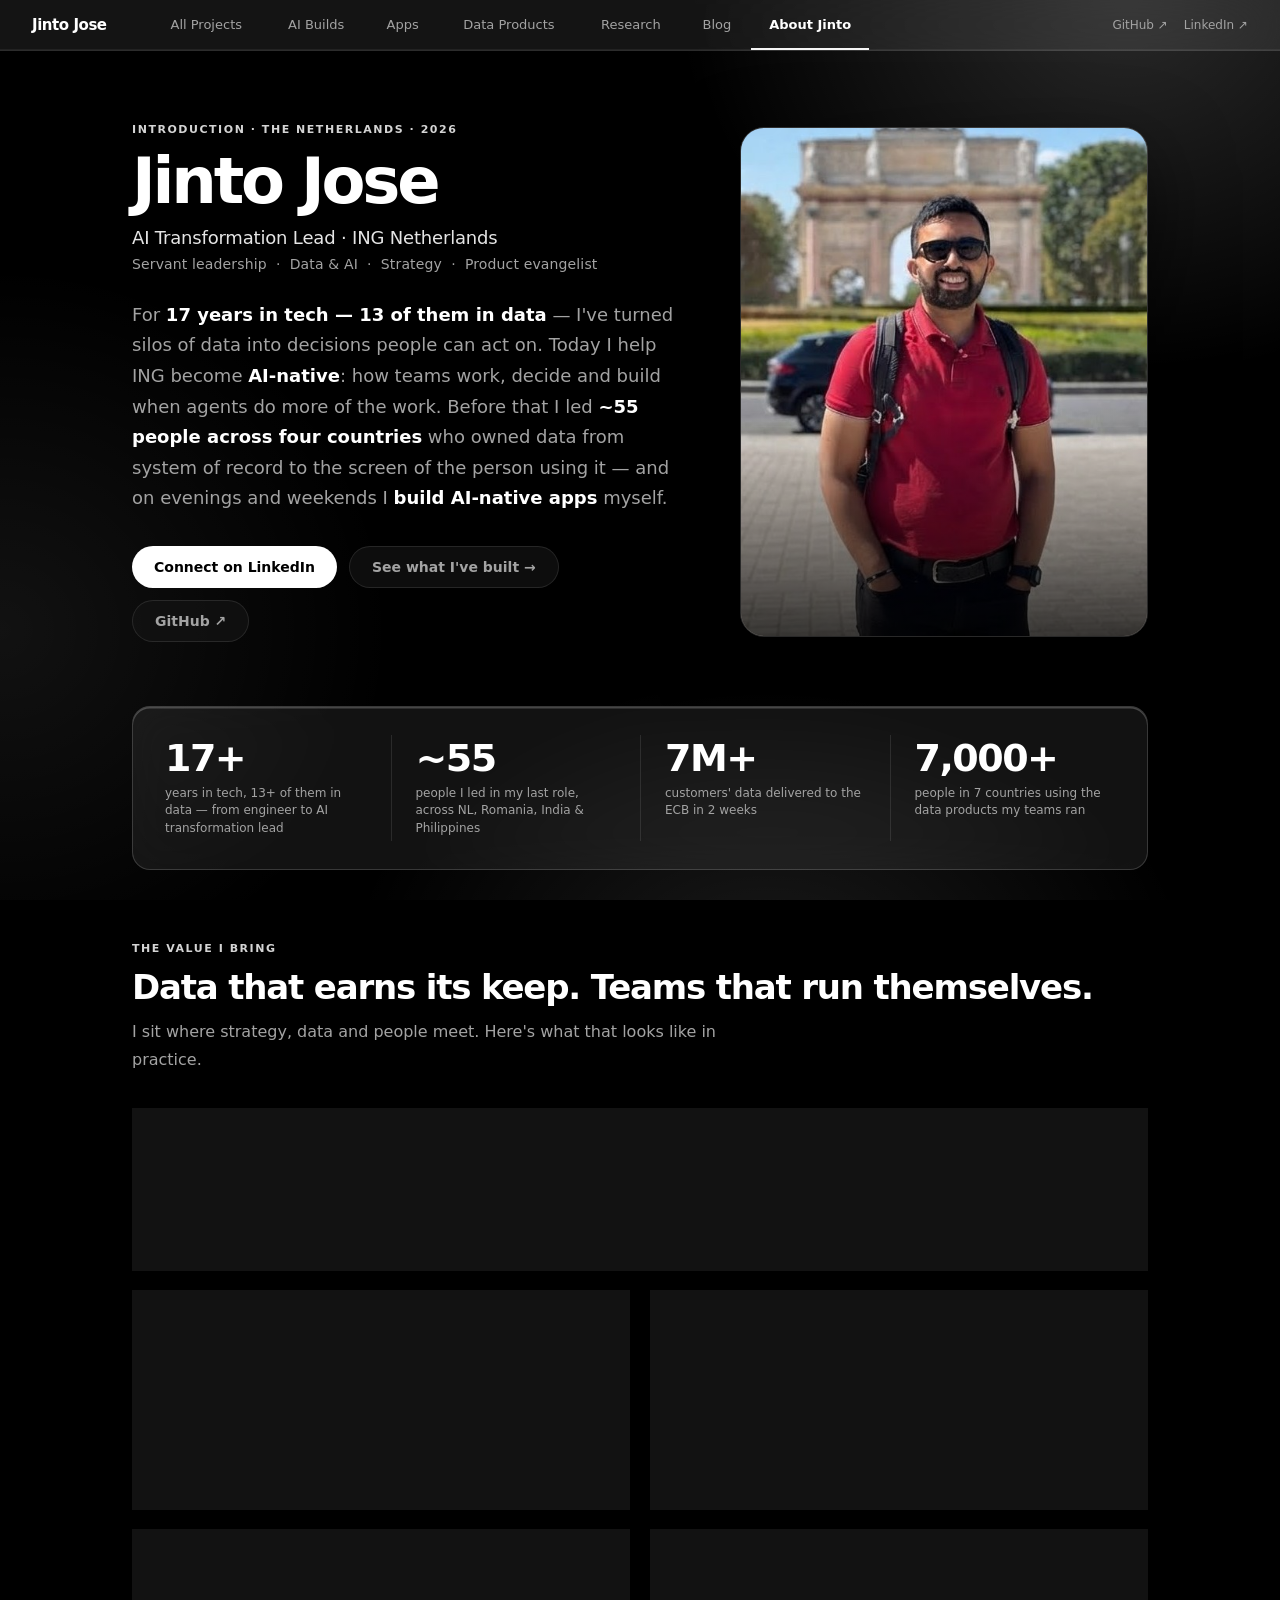
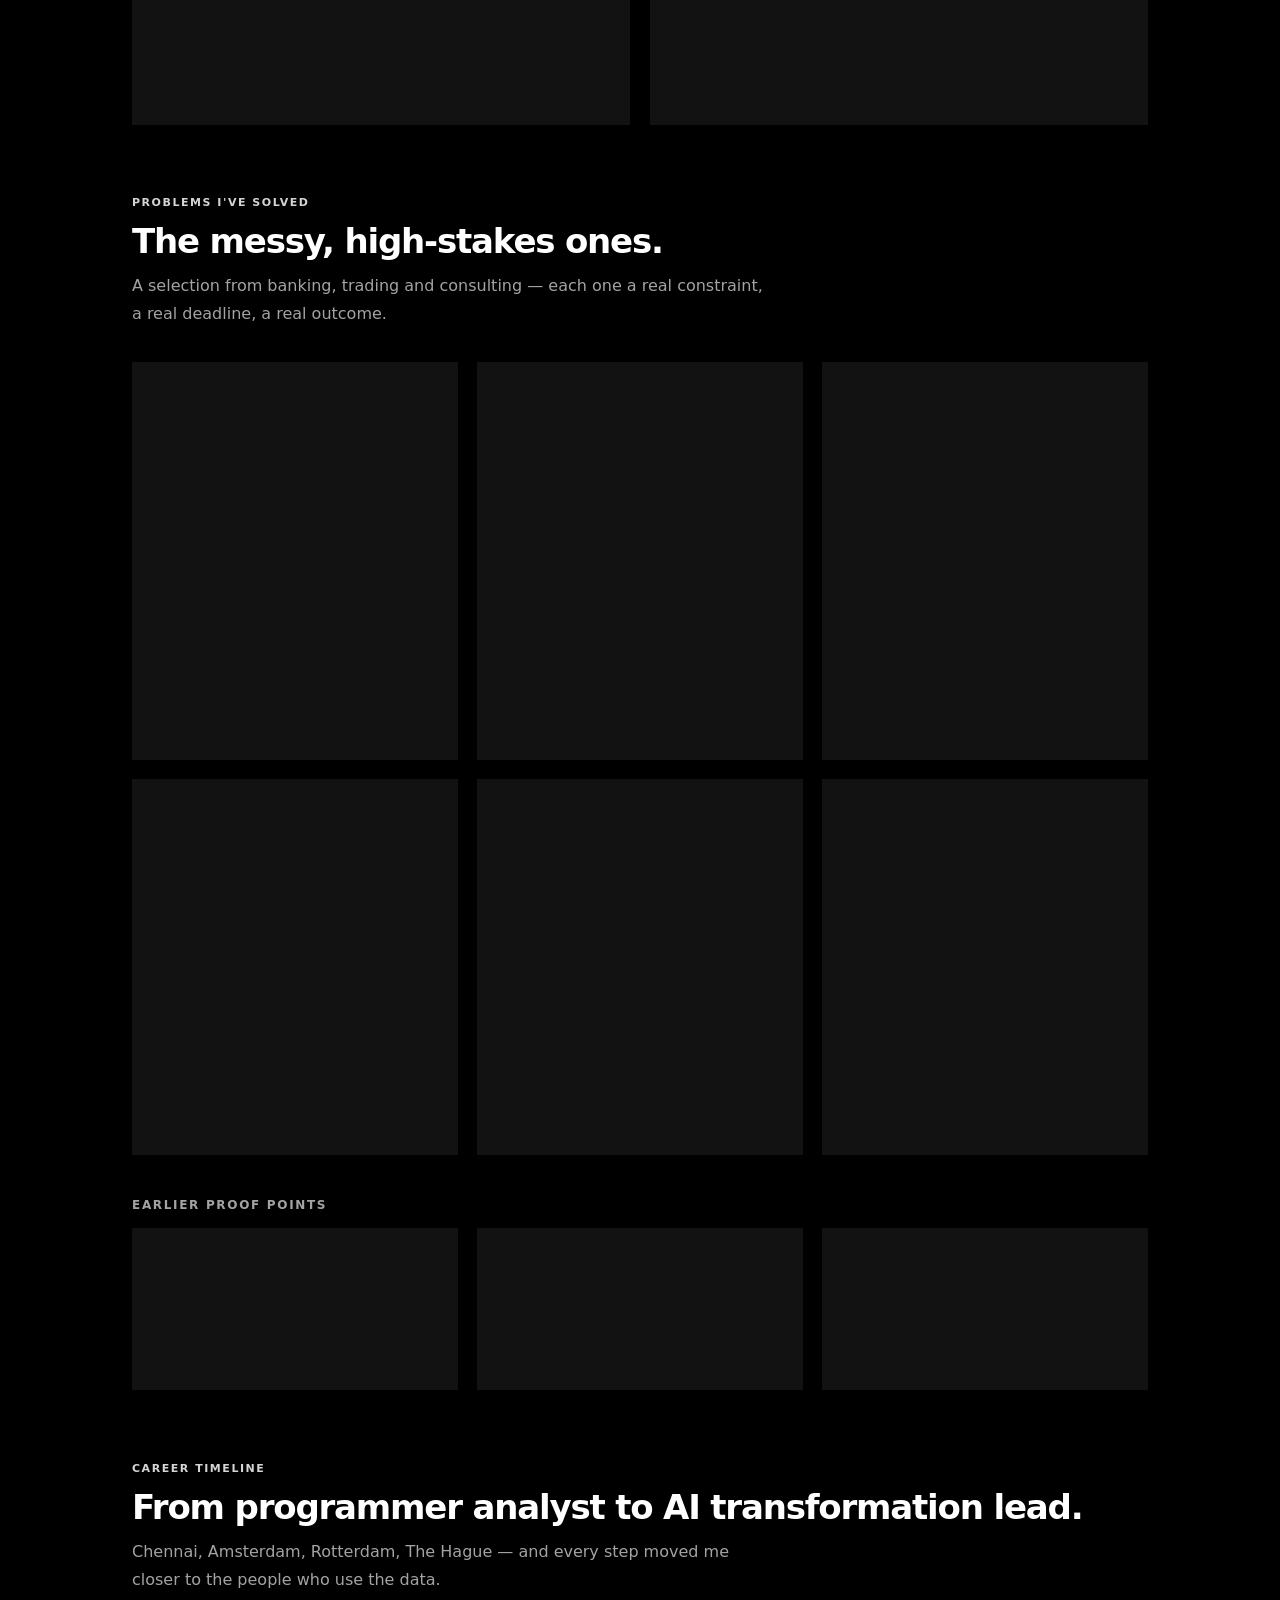
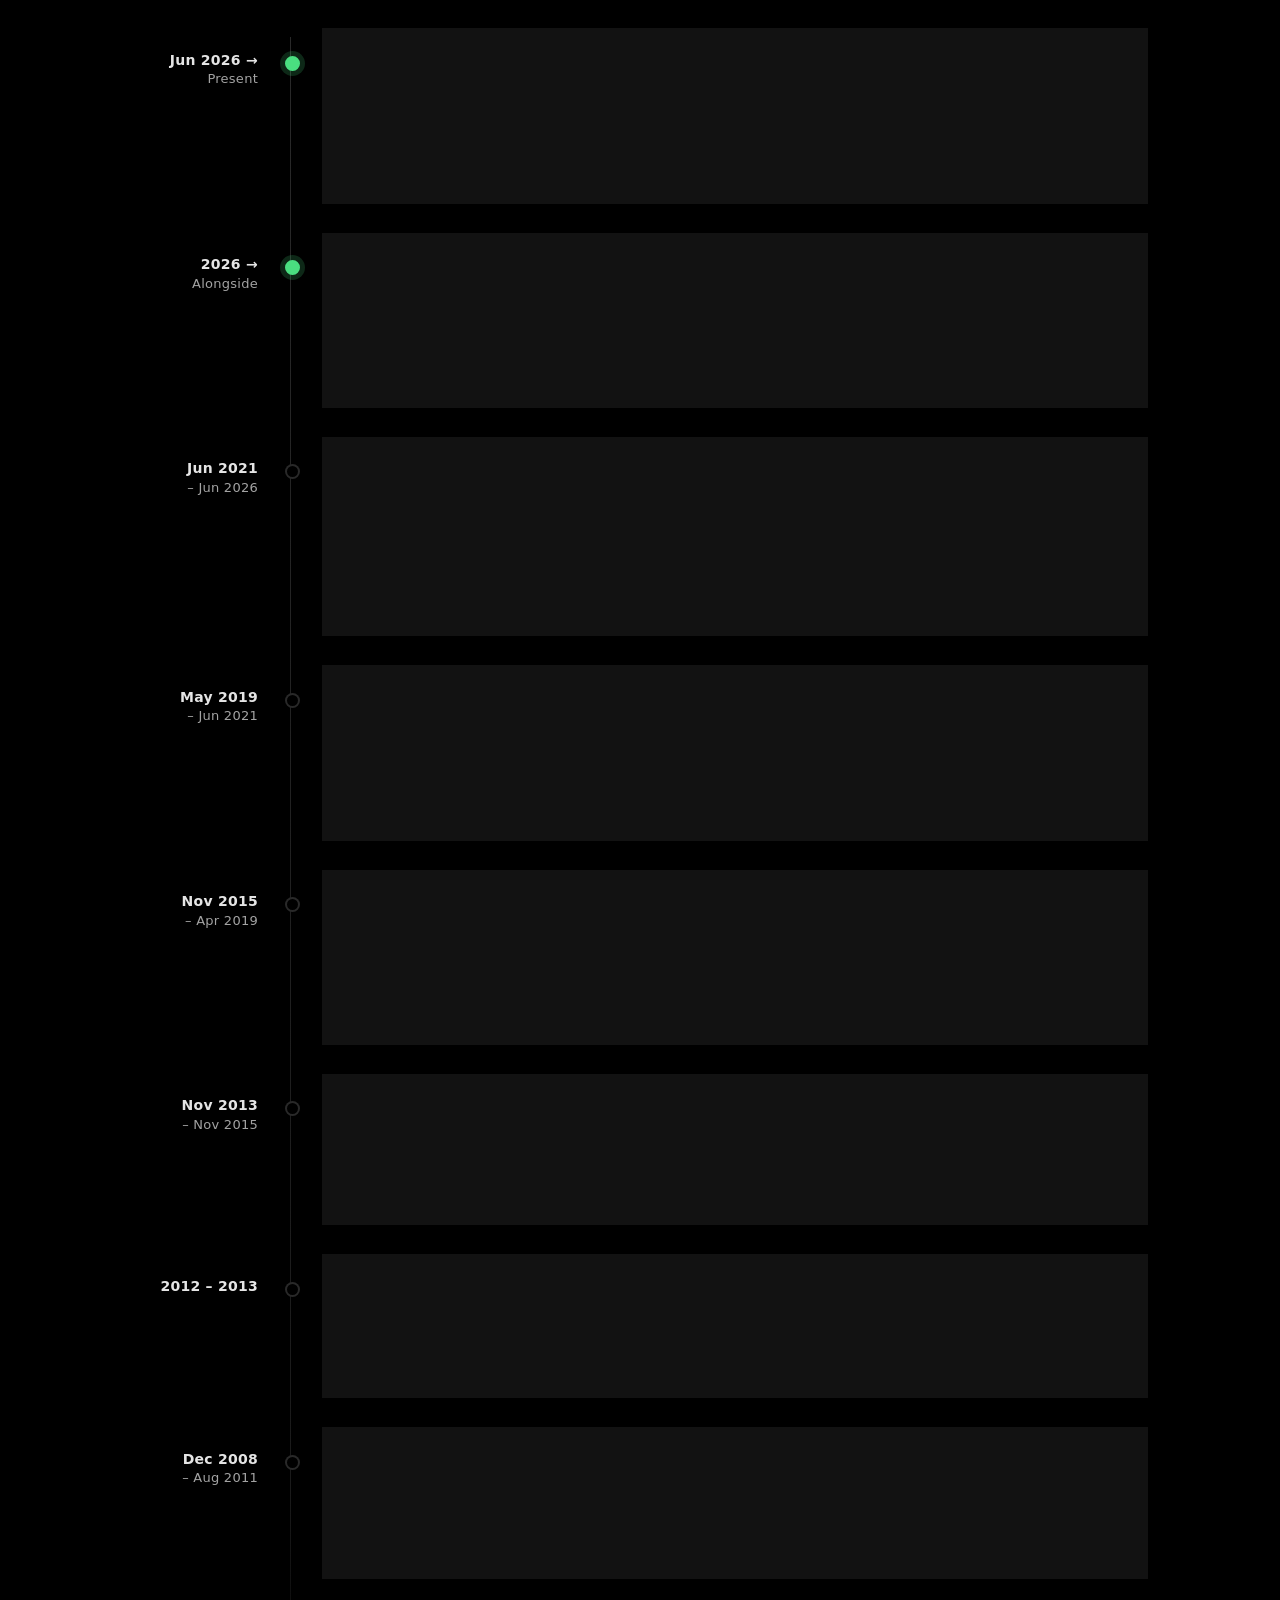
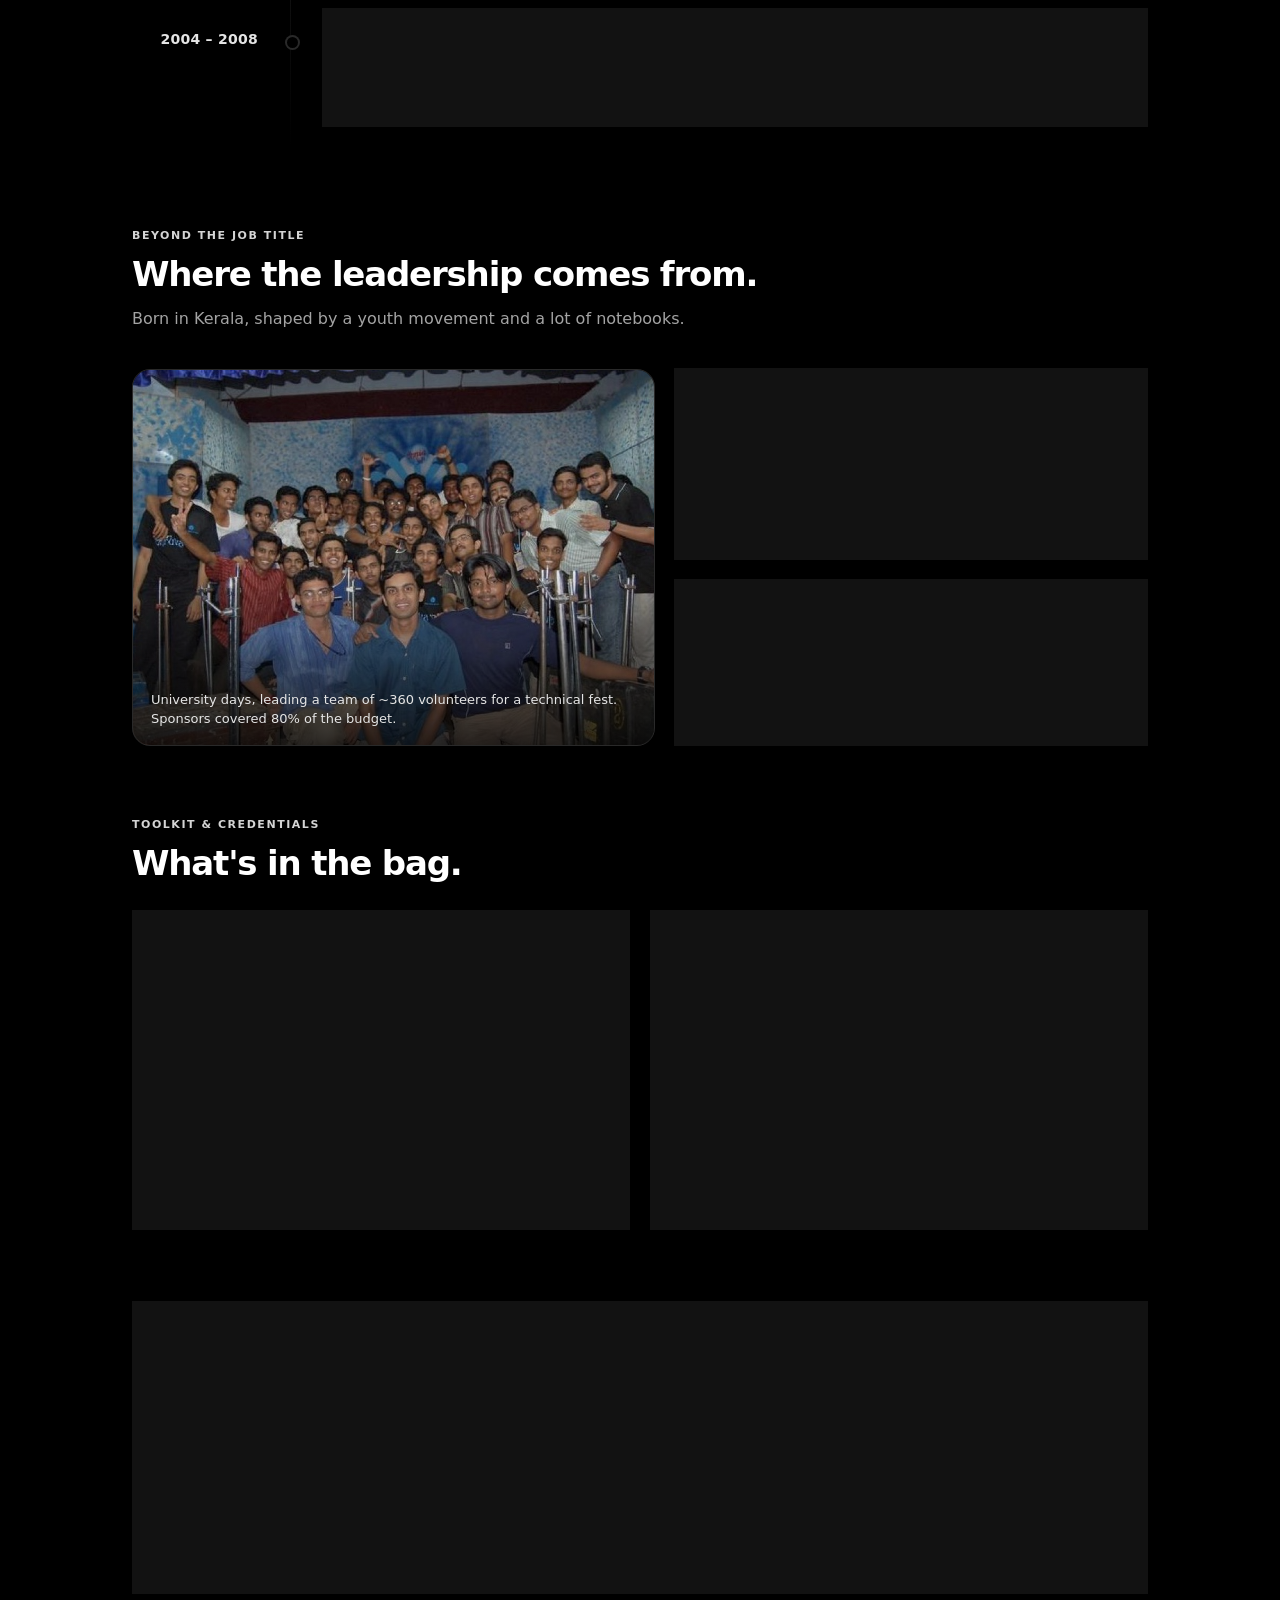
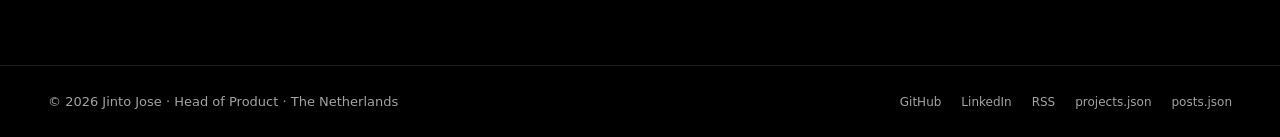
<file: about/index.html>
<!DOCTYPE html>
<html lang="en">
<head>
<meta charset="UTF-8">
<meta name="viewport" content="width=device-width, initial-scale=1.0">
<meta name="color-scheme" content="dark">
<meta name="theme-color" content="#000000">
<title>About Jinto Jose — AI Transformation Lead at ING</title>
<meta name="description" content="AI Transformation Lead at ING Netherlands. 17 years in tech, 13 in data: career timeline, the problems I've solved, and the value I bring.">
<meta name="author" content="Jinto Jose">
<meta property="og:title" content="About Jinto Jose — AI Transformation Lead at ING">
<meta property="og:description" content="AI Transformation Lead at ING Netherlands. 17 years in tech, 13 in data: career timeline, the problems I've solved, and the value I bring.">
<meta property="og:url" content="https://jintomjose.github.io/about/">
<meta property="og:type" content="profile">
<meta property="og:image" content="https://jintomjose.github.io/assets/about/portrait.jpg">
<link rel="canonical" href="https://jintomjose.github.io/about/">
<link rel="alternate" type="application/rss+xml" title="Jinto Jose — Blog" href="https://jintomjose.github.io/blog/feed.xml">
<link rel="stylesheet" href="/assets/site.css">
<link rel="stylesheet" href="/assets/about.css">
<script type="application/ld+json">{"@context": "https://schema.org", "@type": "ProfilePage", "@id": "https://jintomjose.github.io/about/", "url": "https://jintomjose.github.io/about/", "name": "About Jinto Jose", "mainEntity": {"@type": "Person", "@id": "https://jintomjose.github.io/#person", "name": "Jinto Jose", "jobTitle": "AI Transformation Lead", "worksFor": {"@type": "Organization", "name": "ING Netherlands"}, "alumniOf": [{"@type": "CollegeOrUniversity", "name": "University of Amsterdam (Amsterdam Business School)"}, {"@type": "CollegeOrUniversity", "name": "University of Calicut"}], "knowsAbout": ["Data strategy", "Data mesh", "Data product management", "Servant leadership", "Agile", "Generative AI", "Business intelligence"], "sameAs": ["https://github.com/jintomjose", "https://www.linkedin.com/in/jintojose"], "url": "https://jintomjose.github.io"}}</script>
</head>
<body>
<!-- BUILD:HEADER -->
<header role="banner">
<nav class="topbar" aria-label="Main navigation">
  <a class="logo" href="/">Jinto Jose</a>
  <div class="tabs">
    <a class="tab" href="/" data-view="all" data-label="All Projects">All Projects</a>
    <a class="tab" href="/#ai" data-view="ai" data-label="AI Builds">AI Builds</a>
    <a class="tab" href="/#web" data-view="web" data-label="Apps">Apps</a>
    <a class="tab" href="/#data" data-view="data" data-label="Data Products">Data Products</a>
    <a class="tab" href="/#research" data-view="research" data-label="Research">Research</a>
    <a class="tab" href="/#blog" data-view="blog" data-label="Blog">Blog</a>
    <a class="tab active" href="/about/" data-view="about" data-label="About Jinto" aria-current="page">About Jinto</a>
  </div>
  <div class="topbar-right">
    <a class="topbar-link" href="https://github.com/jintomjose" target="_blank" rel="noopener" aria-label="Jinto Jose on GitHub">GitHub ↗</a>
    <a class="topbar-link" href="https://www.linkedin.com/in/jintojose" target="_blank" rel="noopener" aria-label="Jinto Jose on LinkedIn">LinkedIn ↗</a>
  </div>
</nav>
</header>
<!-- /BUILD:HEADER -->
<main class="wrap" id="main-content">
  <!-- HERO -->
  <div class="hero">
    <div>
      <div class="eyebrow">Introduction · The Netherlands · 2026</div>
      <h1>Jinto Jose</h1>
      <div class="role">AI Transformation Lead · ING Netherlands</div>
      <div class="pillars">Servant leadership &nbsp;·&nbsp; Data &amp; AI &nbsp;·&nbsp; Strategy &nbsp;·&nbsp; Product evangelist</div>
      <p class="lede">For <strong>17 years in tech — 13 of them in data</strong> — I've turned silos of data into decisions people can act on. Today I help ING become <strong>AI-native</strong>: how teams work, decide and build when agents do more of the work. Before that I led <strong>~55 people across four countries</strong> who owned data from system of record to the screen of the person using it — and on evenings and weekends I <strong>build AI-native apps</strong> myself.</p>
      <div class="cta-row">
        <a class="btn primary" href="https://www.linkedin.com/in/jintojose" target="_blank" rel="noopener">Connect on LinkedIn</a>
        <a class="btn ghost" href="/">See what I've built →</a>
        <a class="btn ghost" href="https://github.com/jintomjose" target="_blank" rel="noopener">GitHub ↗</a>
      </div>
    </div>
    <div class="portrait">
      <img src="/assets/about/portrait.jpg" alt="Portrait of Jinto Jose" width="520" height="650" fetchpriority="high">
    </div>
  </div>

  <div class="glass stats" aria-label="Key numbers">
    <div class="stat"><div class="stat-n">17+</div><div class="stat-l">years in tech, 13+ of them in data — from engineer to AI transformation lead</div></div>
    <div class="stat"><div class="stat-n">~55</div><div class="stat-l">people I led in my last role, across NL, Romania, India &amp; Philippines</div></div>
    <div class="stat"><div class="stat-n">7M+</div><div class="stat-l">customers' data delivered to the ECB in 2 weeks</div></div>
    <div class="stat"><div class="stat-n">7,000+</div><div class="stat-l">people in 7 countries using the data products my teams ran</div></div>
  </div>

  <!-- WHAT I BRING -->
  <section class="blk" id="value">
    <div class="eyebrow">The value I bring</div>
    <h2 class="sec">Data that earns its keep. Teams that run themselves.</h2>
    <p class="sec-lede">I sit where strategy, data and people meet. Here's what that looks like in practice.</p>
    <div class="glass quote">“People and technology leveraged to build scalable products which customers love to use.”<small>What success looks like for me</small></div>
    <div class="grid2">
      <div class="glass card"><div class="num">01</div><h3>Data &amp; AI strategy</h3><p>I connect big, siloed data into one picture that <strong>moves the P&amp;L</strong> — and set the strategy that keeps it governed, traceable and <strong>as safe as the money</strong>. Data mesh, data marketplace, and a foundation ready for ML and GenAI.</p></div>
      <div class="glass card"><div class="num">02</div><h3>Product culture</h3><p>Start from the business problem, <strong>prototype early</strong>, aim for 10× better, fail fast and learn. I say no to the good-but-not-strategic so the right things actually ship.</p></div>
      <div class="glass card"><div class="num">03</div><h3>Servant leadership</h3><p>I hire managers who hire well, build <strong>self-organising teams</strong> on the Agile manifesto, and make sure the people in my stead are empowered to decide for themselves.</p></div>
      <div class="glass card"><div class="num">04</div><h3>Small steps, scientifically</h3><p>I taught <strong>Toyota Kata</strong> to my five direct reports; they teach theirs. Continuous improvement becomes a habit, not a programme.</p></div>
    </div>
  </section>

  <!-- PROBLEMS -->
  <section class="blk" id="problems">
    <div class="eyebrow">Problems I've solved</div>
    <h2 class="sec">The messy, high-stakes ones.</h2>
    <p class="sec-lede">A selection from banking, trading and consulting — each one a real constraint, a real deadline, a real outcome.</p>
    <div class="grid3">
      <article class="glass prob"><span class="tag">Regulatory</span><h3>A regulator on the clock</h3>
        <div class="row"><b>Problem</b>The European Central Bank needed customers' transactions, products and agreements — fast.</div>
        <div class="row"><b>What I did</b>Led the response, pulling data across systems into one deliverable.</div>
        <div class="out">7M+ customers' data in 2 weeks</div></article>
      <article class="glass prob"><span class="tag">Revenue</span><h3>One view of the sales pipeline</h3>
        <div class="row"><b>Problem</b>Sales data was scattered, so leads and opportunities were hard to see end to end.</div>
        <div class="row"><b>What I did</b>Led the team that built and runs the sales funnel for the Netherlands and Belgium.</div>
        <div class="out">The primary source of leads &amp; products sold</div></article>
      <article class="glass prob"><span class="tag">Customer</span><h3>From reacting to predicting friction</h3>
        <div class="row"><b>Problem</b>Customer journeys with friction were only fixed after customers complained.</div>
        <div class="row"><b>What I did</b>Design sprint → prototype → onboarding fixes → ML and GenAI that predict friction.</div>
        <div class="out">Predict, don't react</div></article>
      <article class="glass prob"><span class="tag">Scale</span><h3>Contact centres, globally</h3>
        <div class="row"><b>Problem</b>Six markets wanted GenAI chatbots, and management needed one set of numbers to steer by.</div>
        <div class="row"><b>What I did</b>Led the data side: availability 24×7, reporting and predictive insight.</div>
        <div class="out">NL · DE · IT · RO · ES · wholesale bank</div></article>
      <article class="glass prob"><span class="tag">Platform</span><h3>Moving the data estate</h3>
        <div class="row"><b>Problem</b>Ageing platforms, plus a hard GDPR deadline.</div>
        <div class="row"><b>What I did</b>Steered teams through IBM PDA → Oracle Exadata → Google Cloud, reporting included.</div>
        <div class="out">GDPR-compliant on a tight deadline</div></article>
      <article class="glass prob"><span class="tag">People</span><h3>Growing a data organisation</h3>
        <div class="row"><b>Problem</b>Delivery capacity and talent had to scale without losing quality.</div>
        <div class="row"><b>What I did</b>Built self-organising teams, a leadership pipeline and craftsmanship programmes.</div>
        <div class="out">⅓ of ING NL reporting · 70+ experts upskilled · ~€7M budget</div></article>
    </div>
    <div class="earlier-h">Earlier proof points</div>
    <div class="grid3">
      <div class="glass mini"><div class="big">30+ companies</div><p>Led Daily P&amp;L, credit risk, VaR and accounting-position analytics for a commodity trader, with self-service BI on Tableau.</p></div>
      <div class="glass mini"><div class="big">800+ hours / year</div><p>Automated release pipeline (CI/CD) at Shell — deployment time given back to the team.</p></div>
      <div class="glass mini"><div class="big">42 → 0</div><p>Clearing production issues at Citi, some two years old, in under three months. A first for the team.</p></div>
    </div>
  </section>

  <!-- TIMELINE -->
  <section class="blk" id="timeline">
    <div class="eyebrow">Career timeline</div>
    <h2 class="sec">From programmer analyst to AI transformation lead.</h2>
    <p class="sec-lede">Chennai, Amsterdam, Rotterdam, The Hague — and every step moved me closer to the people who use the data.</p>
    <div class="tl">
      <div class="tl-item now"><div class="tl-date"><b>Jun 2026 →</b>Present</div>
        <div class="glass tl-card"><div class="where">ING Netherlands · Strategy office</div><h3>AI Transformation Lead <span class="live">Now</span></h3><p>I help ING's strategy office make the organisation AI-native: how teams work, decide and build when agents do more of the work.</p><div class="win">Learning in public: <a href="/blog/ai-engineer-paris/" style="color:var(--fg)">notes from AI Engineer Paris</a> and <a href="/blog/four-ai-sdlc-playbooks/" style="color:var(--fg)">four AI-native SDLC playbooks compared</a></div></div></div>
      <div class="tl-item now"><div class="tl-date"><b>2026 →</b>Alongside</div>
        <div class="glass tl-card"><div class="where">Independent</div><h3>AI-native builder <span class="live">Live</span></h3><p>Shipping my own products with the Claude API, Vercel and GitHub — from inbox intelligence to a banking-AI research tool. <a href="/" style="color:var(--fg)">The portfolio on this site</a> is the proof.</p><div class="win">Product person who ships, not just specs</div></div></div>
      <div class="tl-item"><div class="tl-date"><b>Jun 2021</b>– Jun 2026</div>
        <div class="glass tl-card"><div class="where">ING Netherlands</div><h3>Head of (Data) Product — Service &amp; Operations</h3><p>Owned people, delivery, operations, transformation and budget for a cross-border data product area of ~55 people covering services, operations and KYC. End-to-end data, from system of record to the insight on screen.</p><div class="win">Co-authored the data strategy for a bank of ~15,000 employees</div></div></div>
      <div class="tl-item"><div class="tl-date"><b>May 2019</b>– Jun 2021</div>
        <div class="glass tl-card"><div class="where">ING Netherlands</div><h3>Product Owner — Data management</h3><p>Delivered the integrated sales data product for the domestic bank in NL and BE, and mentored other product owners.</p><div class="win">Sales data continuity for the Netherlands &amp; Belgium</div></div></div>
      <div class="tl-item"><div class="tl-date"><b>Nov 2015</b>– Apr 2019</div>
        <div class="glass tl-card"><div class="where">Vittera · Rotterdam</div><h3>Product Owner — Data, Analytics &amp; Reporting</h3><p>Grew from business analyst to product owner. Owned the BI backlog for 30+ subsidiaries; brought SAP data into the warehouse and self-service BI to the business.</p><div class="win">Daily P&amp;L, credit risk and VaR across a matrix organisation</div></div></div>
      <div class="tl-item"><div class="tl-date"><b>Nov 2013</b>– Nov 2015</div>
        <div class="glass tl-card"><div class="where">Shell · The Hague (via Avanade)</div><h3>BI Lead &amp; Scrum Master</h3><p>Led a globally distributed Scrum team (NL + India) on Shell's enterprise data warehouse platform.</p><div class="win">Featured in Shell World magazine, Sept 2015, for Scrum expertise</div></div></div>
      <div class="tl-item"><div class="tl-date"><b>2012 – 2013</b></div>
        <div class="glass tl-card"><div class="where">Amsterdam Business School · TomTom</div><h3>MBA, and a BI internship</h3><p>MBA at the University of Amsterdam, with a BI internship at TomTom on partner reporting and market-expansion analysis.</p></div></div>
      <div class="tl-item"><div class="tl-date"><b>Dec 2008</b>– Aug 2011</div>
        <div class="glass tl-card"><div class="where">Citigroup · Chennai</div><h3>Programmer Analyst → Business Analyst &amp; Project Lead</h3><p>Real-estate banking systems, then led the migration of a product from Microsoft Access to a web app.</p><div class="win">Production issues from 42 to 0 in under 3 months</div></div></div>
      <div class="tl-item"><div class="tl-date"><b>2004 – 2008</b></div>
        <div class="glass tl-card"><div class="where">NSS College of Engineering · Kerala</div><h3>BTech, Electronics &amp; Communication</h3><p>Chaired a university tech fest; final-year project with ISRO, India's space agency.</p></div></div>
    </div>
  </section>

  <!-- BEYOND WORK -->
  <section class="blk" id="beyond">
    <div class="eyebrow">Beyond the job title</div>
    <h2 class="sec">Where the leadership comes from.</h2>
    <p class="sec-lede">Born in Kerala, shaped by a youth movement and a lot of notebooks.</p>
    <div class="beyond">
      <figure class="photo-card"><img src="/assets/about/team.jpg" alt="Jinto's university team before the technical fest" width="1100" height="709" loading="lazy"><figcaption>University days, leading a team of ~360 volunteers for a technical fest. Sponsors covered 80% of the budget.</figcaption></figure>
      <div class="stack">
        <div class="glass card"><h3>22 years of servant leadership</h3><p>Active in an international youth movement, growing from a university team to the European team. Built a city organisation from 7 people to <strong>7 self-organising teams</strong>, all voluntary.</p></div>
        <div class="glass card"><h3>Visual thinker, lifelong learner</h3><p>I think in pictures, so I take a lot of notes — about 20 years of journals. I read, invest in tech companies, and love turning complex things into a clear visual.</p></div>
      </div>
    </div>
  </section>

  <!-- TOOLKIT -->
  <section class="blk" id="toolkit">
    <div class="eyebrow">Toolkit &amp; credentials</div>
    <h2 class="sec">What's in the bag.</h2>
    <div class="grid2" style="margin-top:28px">
      <div class="glass card kv"><h4>Domains</h4><div class="chips"><span class="chip">Banking</span><span class="chip">Commodity trading</span><span class="chip">Oil &amp; gas</span><span class="chip">Logistics</span><span class="chip">Consulting</span><span class="chip">CRM</span></div>
        <h4 style="margin-top:26px">Technology</h4><div class="chips"><span class="chip">Data mesh</span><span class="chip">Google Cloud</span><span class="chip">Azure</span><span class="chip">AWS</span><span class="chip">Oracle Exadata</span><span class="chip">Tableau</span><span class="chip">Alteryx</span><span class="chip">Claude API</span><span class="chip">Vercel</span></div></div>
      <div class="glass card kv"><h4>Education &amp; certifications</h4>
        <ul><li><b>MBA</b> — Amsterdam Business School, University of Amsterdam (2013)</li><li><b>BTech</b> — Electronics &amp; Communication, University of Calicut (2008)</li><li><b>Agile</b> — PSPO-1 · PSM-1 · LeSS Practitioner</li><li><b>Microsoft</b> — MCSA: SQL Server 2012</li></ul>
        <h4 style="margin-top:26px">Languages</h4><div class="chips"><span class="chip">English</span><span class="chip">Malayalam</span><span class="chip">Hindi</span><span class="chip">Dutch</span><span class="chip">Tamil</span></div></div>
    </div>
  </section>

  <!-- CLOSING -->
  <div class="glass closing">
    <h2>Let's talk.</h2>
    <p>If you're working on data, product or AI problems where people and technology both matter, I'd like to hear about it.</p>
    <div class="cta-row"><a class="btn primary" href="https://www.linkedin.com/in/jintojose" target="_blank" rel="noopener">Connect on LinkedIn</a><a class="btn ghost" href="/">See the projects →</a></div>
  </div>
  <div class="spacer"></div>
</main>
<!-- BUILD:FOOTER -->
<footer class="footer" role="contentinfo">
  <small class="footer-name">© 2026 Jinto Jose · Head of Product · The Netherlands</small>
  <div class="footer-links">
    <a class="footer-link" href="https://github.com/jintomjose" target="_blank" rel="noopener" aria-label="GitHub profile">GitHub</a>
    <a class="footer-link" href="https://www.linkedin.com/in/jintojose" target="_blank" rel="noopener" aria-label="LinkedIn profile">LinkedIn</a>
    <a class="footer-link" href="/blog/feed.xml" aria-label="Blog RSS feed">RSS</a>
    <a class="footer-link" href="/projects.json" aria-label="Machine-readable projects data">projects.json</a>
    <a class="footer-link" href="/posts.json" aria-label="Machine-readable blog posts">posts.json</a>
  </div>
</footer>
<!-- /BUILD:FOOTER -->
</body>
</html>
</file>
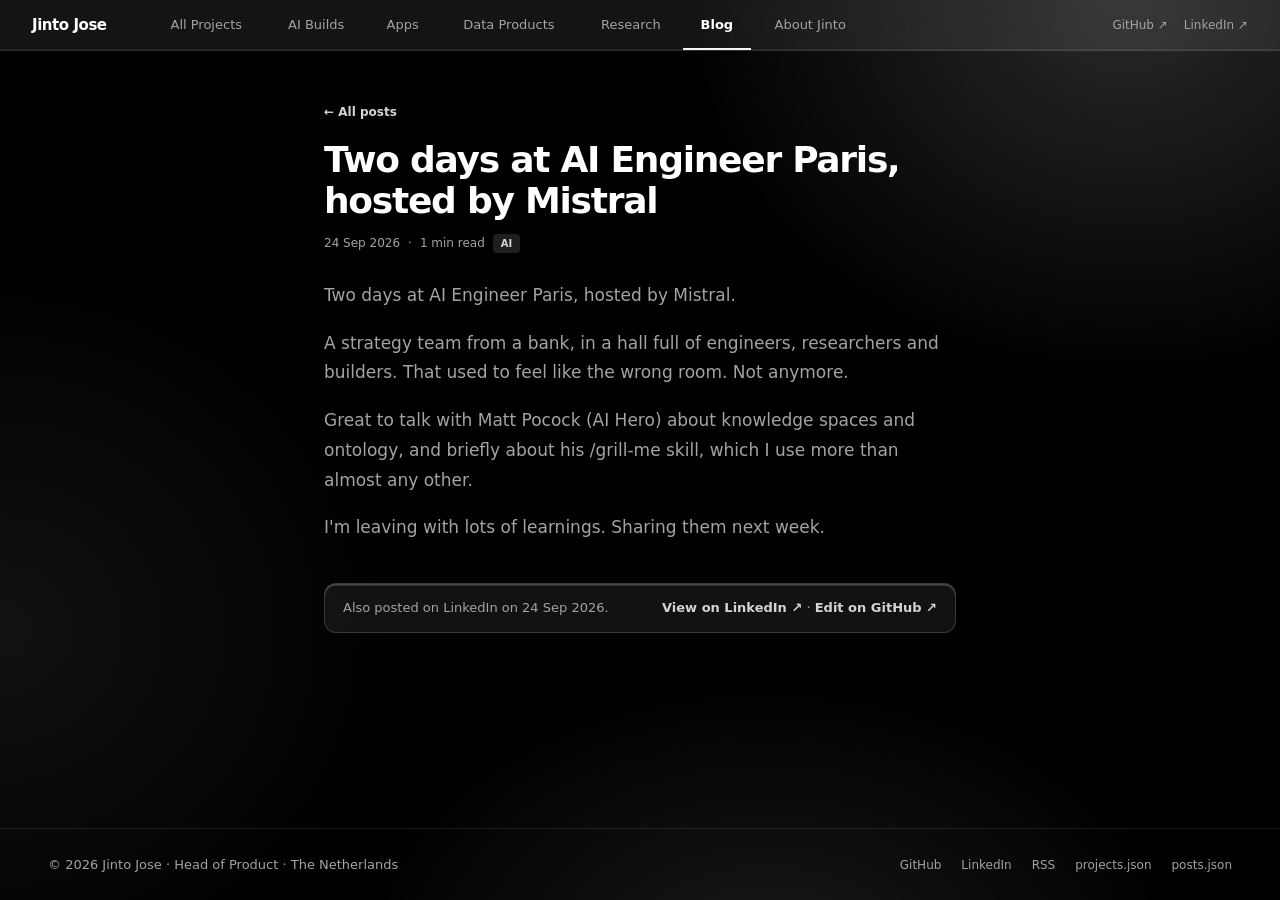
<file: blog/ai-engineer-paris/index.html>
<!DOCTYPE html>
<html lang="en">
<head>
<meta charset="UTF-8">
<meta name="viewport" content="width=device-width, initial-scale=1.0">
<meta name="color-scheme" content="dark">
<meta name="theme-color" content="#000000">
<title>Two days at AI Engineer Paris, hosted by Mistral — Jinto Jose</title>
<meta name="description" content="Two days at AI Engineer Paris, hosted by Mistral. A strategy team from a bank, in a hall full of engineers, researchers and builders. That used to feel like…">
<meta name="author" content="Jinto Jose">
<meta property="og:title" content="Two days at AI Engineer Paris, hosted by Mistral — Jinto Jose">
<meta property="og:description" content="Two days at AI Engineer Paris, hosted by Mistral. A strategy team from a bank, in a hall full of engineers, researchers and builders. That used to feel like…">
<meta property="og:url" content="https://jintomjose.github.io/blog/ai-engineer-paris/">
<meta property="og:type" content="article">
<link rel="canonical" href="https://jintomjose.github.io/blog/ai-engineer-paris/">
<link rel="alternate" type="application/rss+xml" title="Jinto Jose — Blog" href="https://jintomjose.github.io/blog/feed.xml">
<link rel="stylesheet" href="/assets/site.css">
<link rel="stylesheet" href="/blog/assets/post.css">
<script type="application/ld+json">{"@context":"https://schema.org","@type":"BlogPosting","headline":"Two days at AI Engineer Paris, hosted by Mistral","description":"Two days at AI Engineer Paris, hosted by Mistral. A strategy team from a bank, in a hall full of engineers, researchers and builders. That used to feel like…","datePublished":"2026-09-24","keywords":"AI","mainEntityOfPage":"https://jintomjose.github.io/blog/ai-engineer-paris/","author":{"@type":"Person","name":"Jinto Jose","url":"https://jintomjose.github.io"},"sameAs":["https://www.linkedin.com/feed/update/urn:li:activity:7508945246131589120/"]}</script>
</head>
<body>
<header role="banner">
<nav class="topbar" aria-label="Main navigation">
  <a class="logo" href="/">Jinto Jose</a>
  <div class="tabs">
    <a class="tab" href="/" data-view="all" data-label="All Projects">All Projects</a>
    <a class="tab" href="/#ai" data-view="ai" data-label="AI Builds">AI Builds</a>
    <a class="tab" href="/#web" data-view="web" data-label="Apps">Apps</a>
    <a class="tab" href="/#data" data-view="data" data-label="Data Products">Data Products</a>
    <a class="tab" href="/#research" data-view="research" data-label="Research">Research</a>
    <a class="tab active" href="/#blog" data-view="blog" data-label="Blog" aria-current="page">Blog</a>
    <a class="tab" href="/about/" data-view="about" data-label="About Jinto">About Jinto</a>
  </div>
  <div class="topbar-right">
    <a class="topbar-link" href="https://github.com/jintomjose" target="_blank" rel="noopener" aria-label="Jinto Jose on GitHub">GitHub ↗</a>
    <a class="topbar-link" href="https://www.linkedin.com/in/jintojose" target="_blank" rel="noopener" aria-label="Jinto Jose on LinkedIn">LinkedIn ↗</a>
  </div>
</nav>
</header>
<main id="main-content">
<article class="post">
  <a class="back" href="/#blog">← All posts</a>
  <h1 class="post-h">Two days at AI Engineer Paris, hosted by Mistral</h1>
  <div class="meta"><time datetime="2026-09-24">24 Sep 2026</time><span>·</span><span>1 min read</span><span class="tag">AI</span></div>
  <div class="prose">
<p>Two days at AI Engineer Paris, hosted by Mistral.</p>
<p>A strategy team from a bank, in a hall full of engineers, researchers and builders. That used to feel like the wrong room. Not anymore.</p>
<p>Great to talk with Matt Pocock (AI Hero) about knowledge spaces and ontology, and briefly about his /grill-me skill, which I use more than almost any other.</p>
<p>I'm leaving with lots of learnings. Sharing them next week.</p>
  </div>
  <div class="post-foot glass">
    <span>Also posted on LinkedIn on 24 Sep 2026.</span>
    <span><a href="https://www.linkedin.com/feed/update/urn:li:activity:7508945246131589120/" rel="noopener">View on LinkedIn ↗</a> · <a href="https://github.com/jintomjose/jintomjose.github.io/blob/main/posts/2026-09-24-ai-engineer-paris.md" rel="noopener">Edit on GitHub ↗</a></span>
  </div>
</article>
</main>
<footer class="footer" role="contentinfo">
  <small class="footer-name">© 2026 Jinto Jose · Head of Product · The Netherlands</small>
  <div class="footer-links">
    <a class="footer-link" href="https://github.com/jintomjose" target="_blank" rel="noopener" aria-label="GitHub profile">GitHub</a>
    <a class="footer-link" href="https://www.linkedin.com/in/jintojose" target="_blank" rel="noopener" aria-label="LinkedIn profile">LinkedIn</a>
    <a class="footer-link" href="/blog/feed.xml" aria-label="Blog RSS feed">RSS</a>
    <a class="footer-link" href="/projects.json" aria-label="Machine-readable projects data">projects.json</a>
    <a class="footer-link" href="/posts.json" aria-label="Machine-readable blog posts">posts.json</a>
  </div>
</footer>

</body>
</html>
</file>
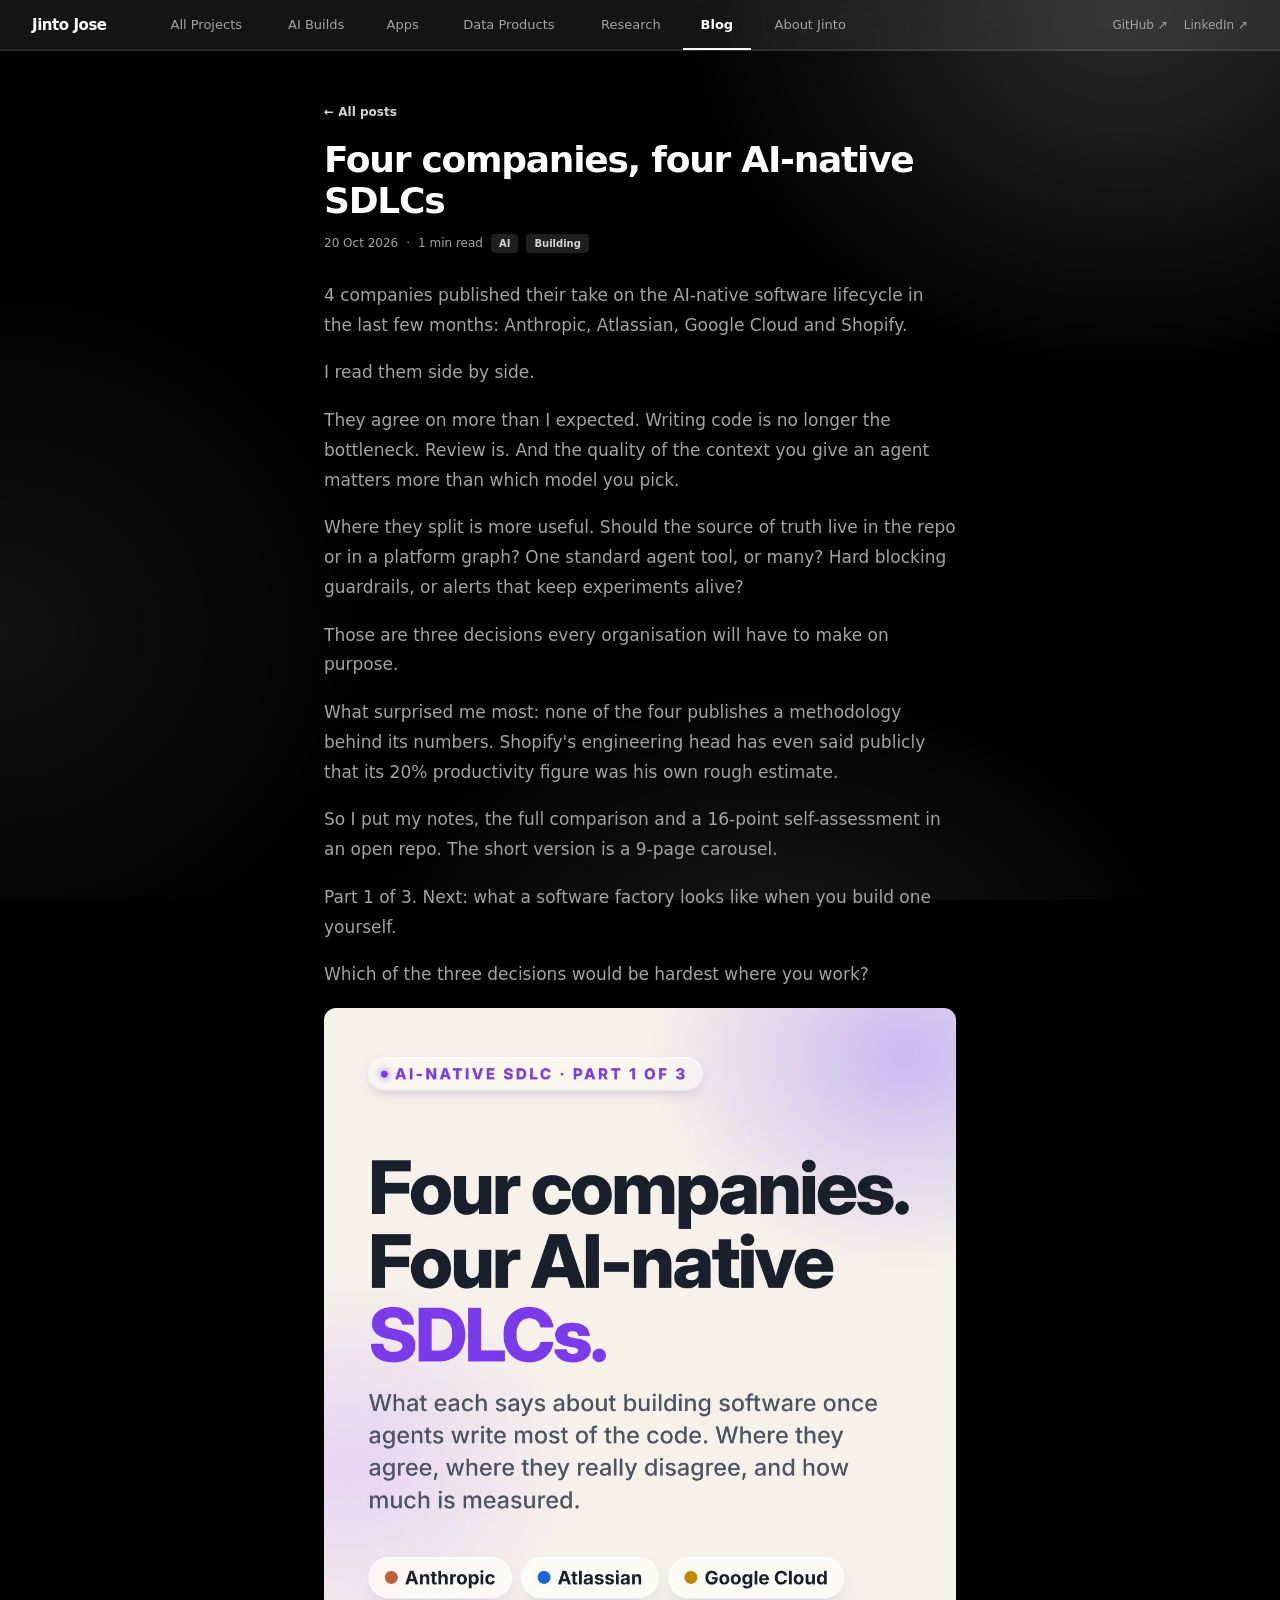
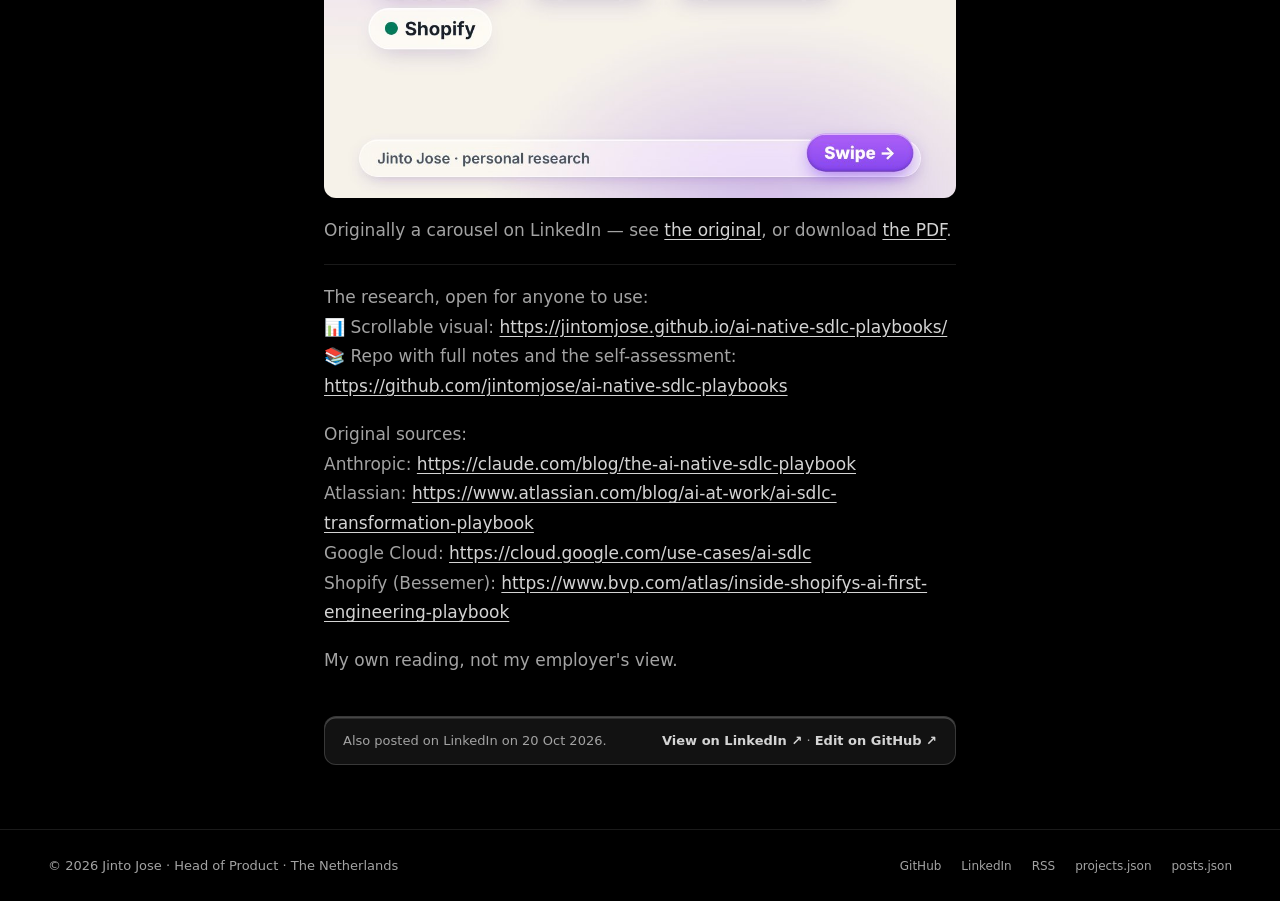
<file: blog/four-ai-sdlc-playbooks/index.html>
<!DOCTYPE html>
<html lang="en">
<head>
<meta charset="UTF-8">
<meta name="viewport" content="width=device-width, initial-scale=1.0">
<meta name="color-scheme" content="dark">
<meta name="theme-color" content="#000000">
<title>Four companies, four AI-native SDLCs — Jinto Jose</title>
<meta name="description" content="4 companies published their take on the AI-native software lifecycle in the last few months: Anthropic, Atlassian, Google Cloud and Shopify. I read them…">
<meta name="author" content="Jinto Jose">
<meta property="og:title" content="Four companies, four AI-native SDLCs — Jinto Jose">
<meta property="og:description" content="4 companies published their take on the AI-native software lifecycle in the last few months: Anthropic, Atlassian, Google Cloud and Shopify. I read them…">
<meta property="og:url" content="https://jintomjose.github.io/blog/four-ai-sdlc-playbooks/">
<meta property="og:type" content="article">
<link rel="canonical" href="https://jintomjose.github.io/blog/four-ai-sdlc-playbooks/">
<link rel="alternate" type="application/rss+xml" title="Jinto Jose — Blog" href="https://jintomjose.github.io/blog/feed.xml">
<link rel="stylesheet" href="/assets/site.css">
<link rel="stylesheet" href="/blog/assets/post.css">
<script type="application/ld+json">{"@context":"https://schema.org","@type":"BlogPosting","headline":"Four companies, four AI-native SDLCs","description":"4 companies published their take on the AI-native software lifecycle in the last few months: Anthropic, Atlassian, Google Cloud and Shopify. I read them…","datePublished":"2026-10-20","keywords":"AI, Building","mainEntityOfPage":"https://jintomjose.github.io/blog/four-ai-sdlc-playbooks/","author":{"@type":"Person","name":"Jinto Jose","url":"https://jintomjose.github.io"},"sameAs":["https://www.linkedin.com/feed/update/urn:li:activity:7518189933459558400/"]}</script>
</head>
<body>
<header role="banner">
<nav class="topbar" aria-label="Main navigation">
  <a class="logo" href="/">Jinto Jose</a>
  <div class="tabs">
    <a class="tab" href="/" data-view="all" data-label="All Projects">All Projects</a>
    <a class="tab" href="/#ai" data-view="ai" data-label="AI Builds">AI Builds</a>
    <a class="tab" href="/#web" data-view="web" data-label="Apps">Apps</a>
    <a class="tab" href="/#data" data-view="data" data-label="Data Products">Data Products</a>
    <a class="tab" href="/#research" data-view="research" data-label="Research">Research</a>
    <a class="tab active" href="/#blog" data-view="blog" data-label="Blog" aria-current="page">Blog</a>
    <a class="tab" href="/about/" data-view="about" data-label="About Jinto">About Jinto</a>
  </div>
  <div class="topbar-right">
    <a class="topbar-link" href="https://github.com/jintomjose" target="_blank" rel="noopener" aria-label="Jinto Jose on GitHub">GitHub ↗</a>
    <a class="topbar-link" href="https://www.linkedin.com/in/jintojose" target="_blank" rel="noopener" aria-label="Jinto Jose on LinkedIn">LinkedIn ↗</a>
  </div>
</nav>
</header>
<main id="main-content">
<article class="post">
  <a class="back" href="/#blog">← All posts</a>
  <h1 class="post-h">Four companies, four AI-native SDLCs</h1>
  <div class="meta"><time datetime="2026-10-20">20 Oct 2026</time><span>·</span><span>1 min read</span><span class="tag">AI</span><span class="tag">Building</span></div>
  <div class="prose">
<p>4 companies published their take on the AI-native software lifecycle in the last few months: Anthropic, Atlassian, Google Cloud and Shopify.</p>
<p>I read them side by side.</p>
<p>They agree on more than I expected. Writing code is no longer the bottleneck. Review is. And the quality of the context you give an agent matters more than which model you pick.</p>
<p>Where they split is more useful. Should the source of truth live in the repo or in a platform graph? One standard agent tool, or many? Hard blocking guardrails, or alerts that keep experiments alive?</p>
<p>Those are three decisions every organisation will have to make on purpose.</p>
<p>What surprised me most: none of the four publishes a methodology behind its numbers. Shopify's engineering head has even said publicly that its 20% productivity figure was his own rough estimate.</p>
<p>So I put my notes, the full comparison and a 16-point self-assessment in an open repo. The short version is a 9-page carousel.</p>
<p>Part 1 of 3. Next: what a software factory looks like when you build one yourself.</p>
<p>Which of the three decisions would be hardest where you work?</p>
<p><img src="/assets/posts/four-ai-sdlc-playbooks/1.jpg" alt="Cover of the carousel: &quot;Four companies. Four AI-native SDLCs.&quot; with chips for Anthropic, Atlassian, Google Cloud and Shopify." loading="lazy"></p>
<p>Originally a carousel on LinkedIn — see <a href="https://www.linkedin.com/feed/update/urn:li:activity:7518189933459558400/" rel="noopener">the original</a>, or download <a href="https://jintomjose.github.io/ai-native-sdlc-playbooks/four-ai-sdlc-playbooks.pdf" rel="noopener">the PDF</a>.</p>
<hr>
<p>The research, open for anyone to use:<br>📊 Scrollable visual: <a href="https://jintomjose.github.io/ai-native-sdlc-playbooks/" rel="noopener">https://jintomjose.github.io/ai-native-sdlc-playbooks/</a><br>📚 Repo with full notes and the self-assessment: <a href="https://github.com/jintomjose/ai-native-sdlc-playbooks" rel="noopener">https://github.com/jintomjose/ai-native-sdlc-playbooks</a></p>
<p>Original sources:<br>Anthropic: <a href="https://claude.com/blog/the-ai-native-sdlc-playbook" rel="noopener">https://claude.com/blog/the-ai-native-sdlc-playbook</a><br>Atlassian: <a href="https://www.atlassian.com/blog/ai-at-work/ai-sdlc-transformation-playbook" rel="noopener">https://www.atlassian.com/blog/ai-at-work/ai-sdlc-transformation-playbook</a><br>Google Cloud: <a href="https://cloud.google.com/use-cases/ai-sdlc" rel="noopener">https://cloud.google.com/use-cases/ai-sdlc</a><br>Shopify (Bessemer): <a href="https://www.bvp.com/atlas/inside-shopifys-ai-first-engineering-playbook" rel="noopener">https://www.bvp.com/atlas/inside-shopifys-ai-first-engineering-playbook</a></p>
<p>My own reading, not my employer's view.</p>
  </div>
  <div class="post-foot glass">
    <span>Also posted on LinkedIn on 20 Oct 2026.</span>
    <span><a href="https://www.linkedin.com/feed/update/urn:li:activity:7518189933459558400/" rel="noopener">View on LinkedIn ↗</a> · <a href="https://github.com/jintomjose/jintomjose.github.io/blob/main/posts/2026-10-20-four-ai-sdlc-playbooks.md" rel="noopener">Edit on GitHub ↗</a></span>
  </div>
</article>
</main>
<footer class="footer" role="contentinfo">
  <small class="footer-name">© 2026 Jinto Jose · Head of Product · The Netherlands</small>
  <div class="footer-links">
    <a class="footer-link" href="https://github.com/jintomjose" target="_blank" rel="noopener" aria-label="GitHub profile">GitHub</a>
    <a class="footer-link" href="https://www.linkedin.com/in/jintojose" target="_blank" rel="noopener" aria-label="LinkedIn profile">LinkedIn</a>
    <a class="footer-link" href="/blog/feed.xml" aria-label="Blog RSS feed">RSS</a>
    <a class="footer-link" href="/projects.json" aria-label="Machine-readable projects data">projects.json</a>
    <a class="footer-link" href="/posts.json" aria-label="Machine-readable blog posts">posts.json</a>
  </div>
</footer>

</body>
</html>
</file>
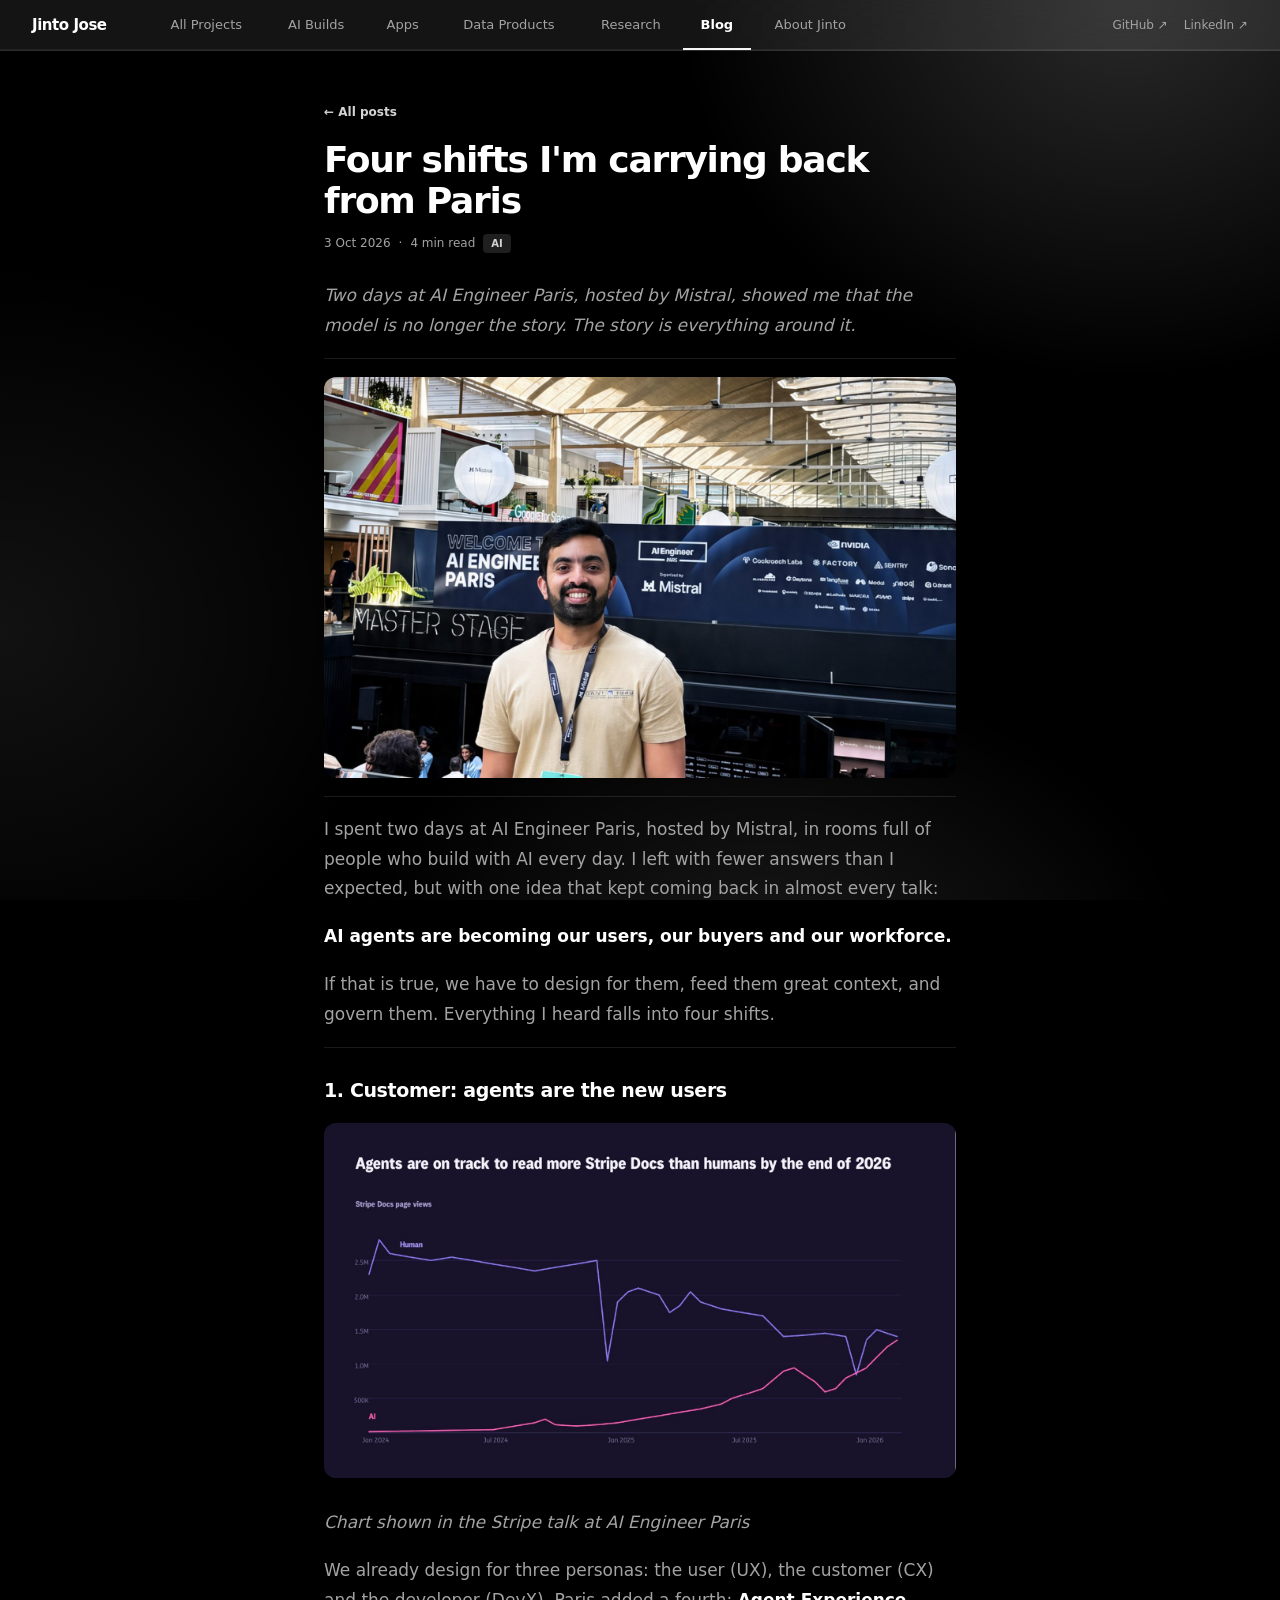
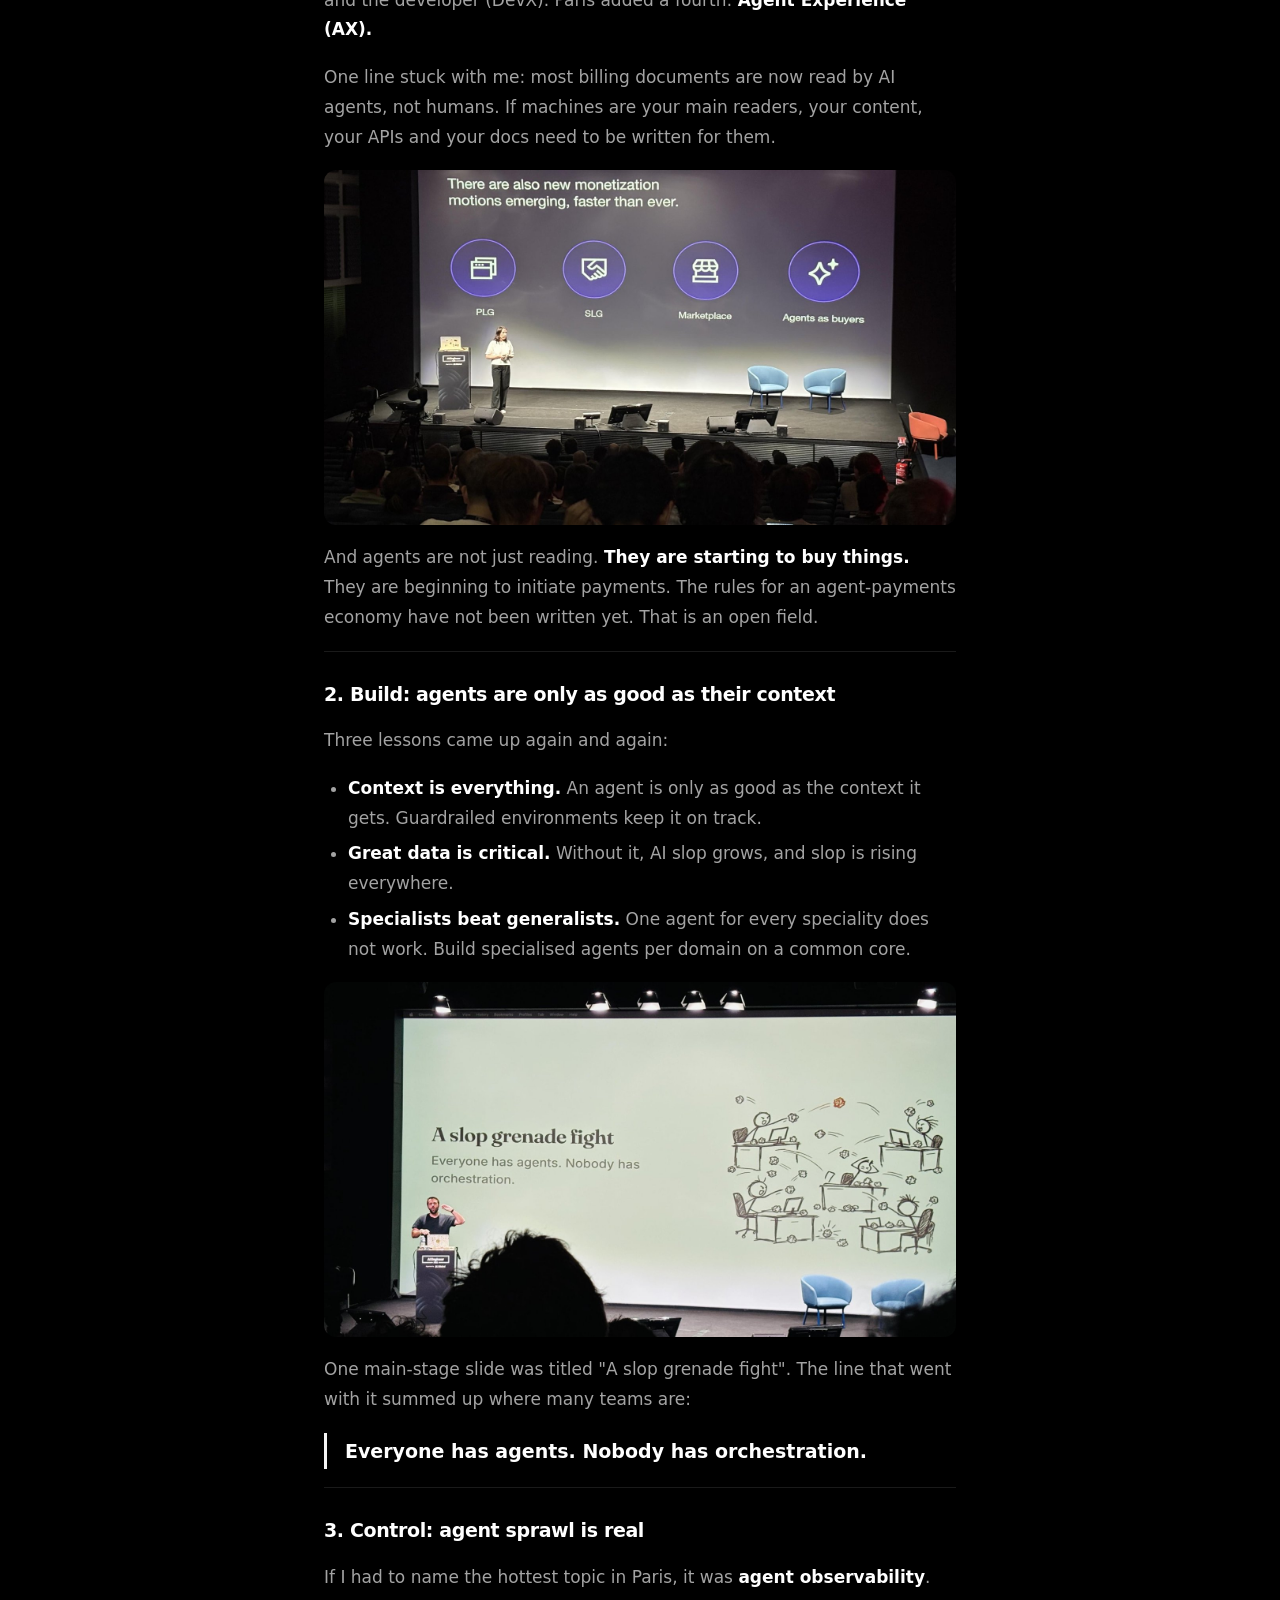
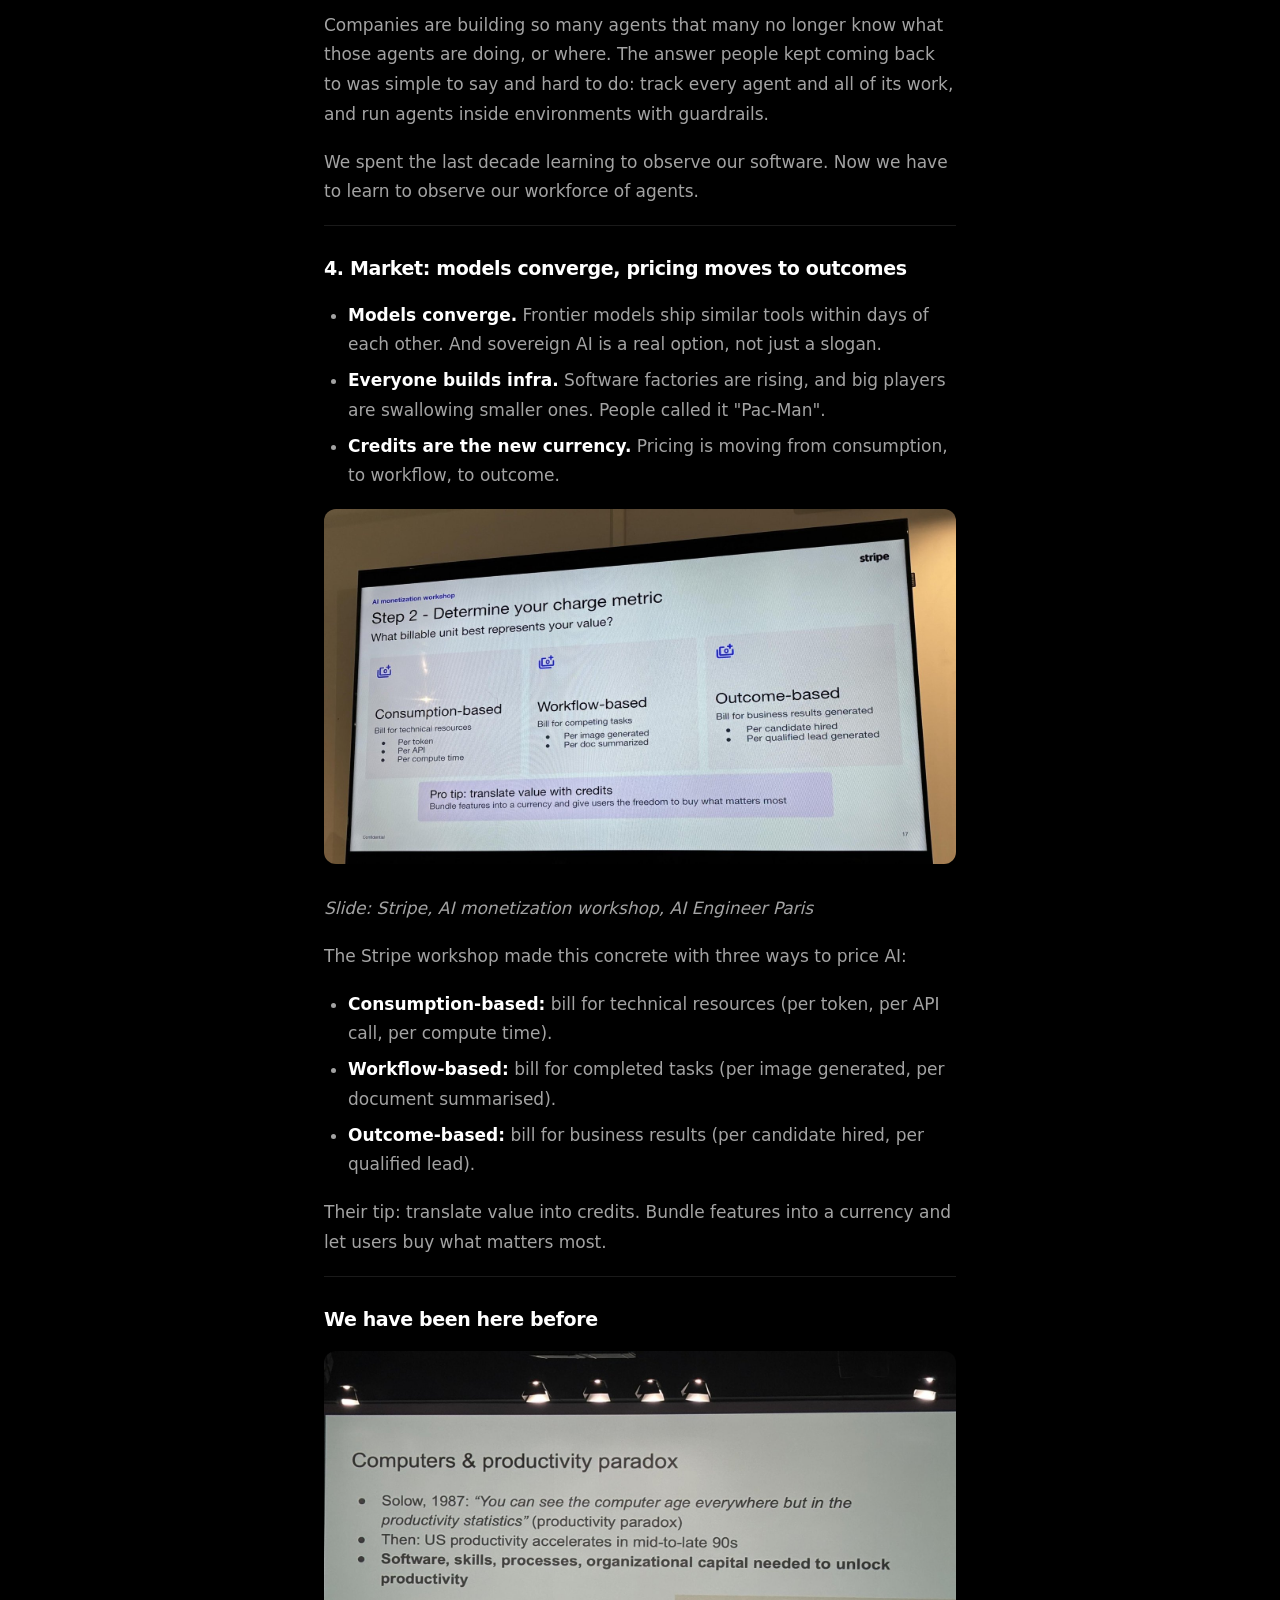
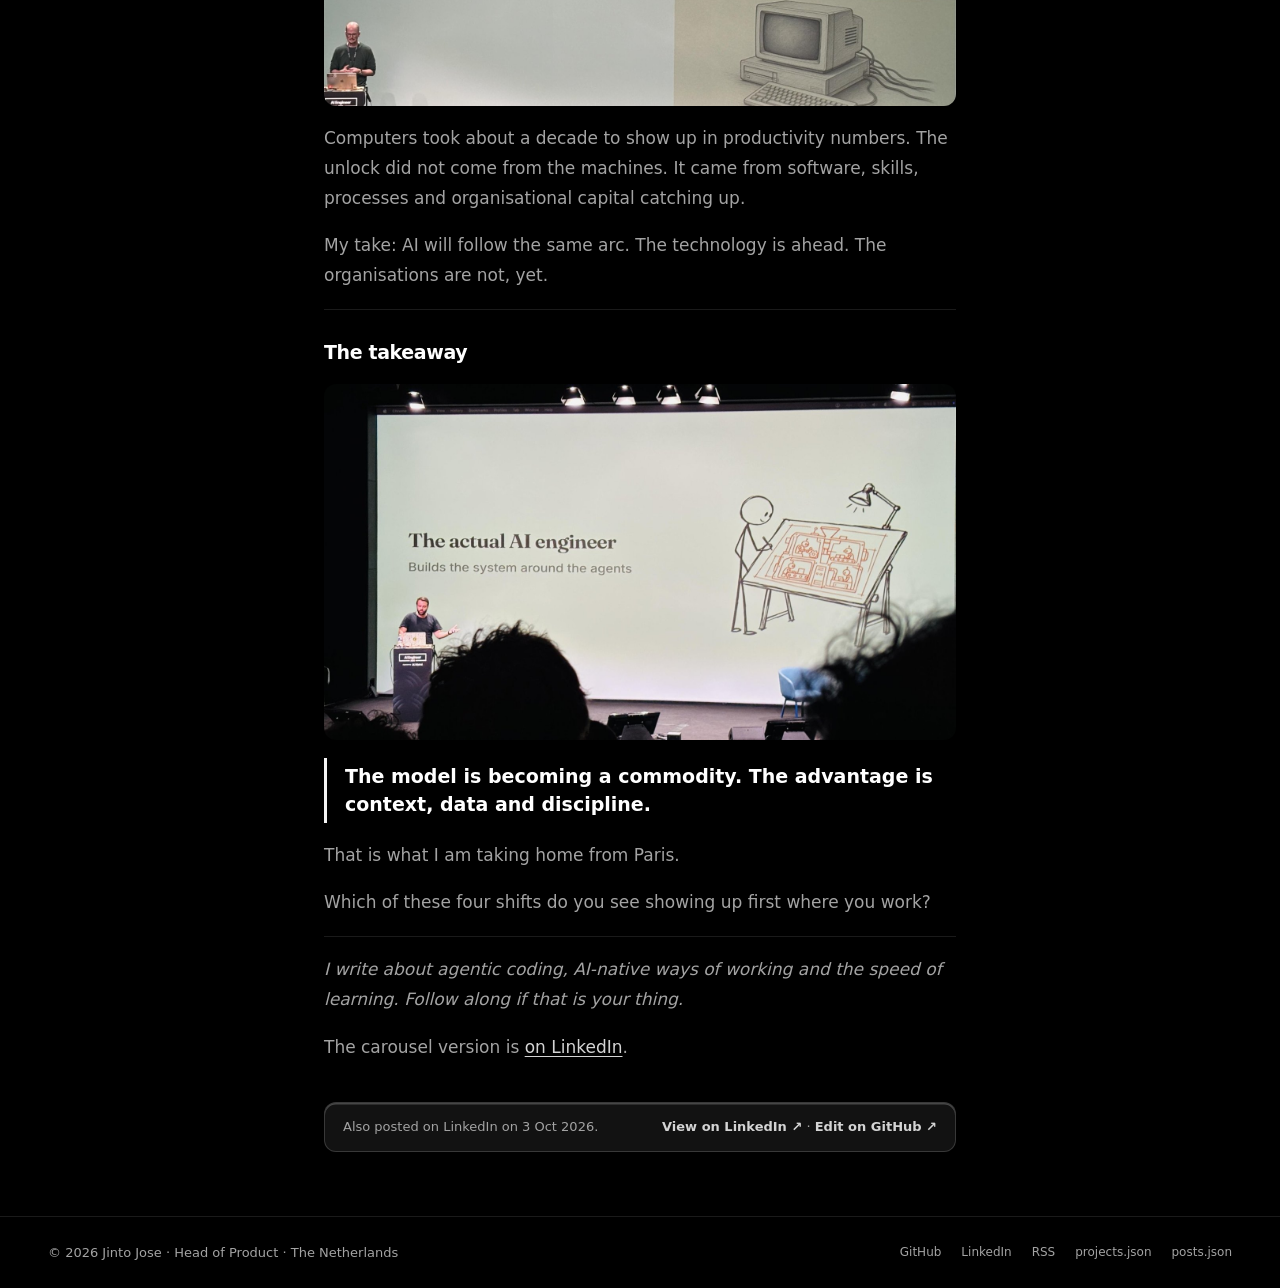
<file: blog/four-shifts-from-paris/index.html>
<!DOCTYPE html>
<html lang="en">
<head>
<meta charset="UTF-8">
<meta name="viewport" content="width=device-width, initial-scale=1.0">
<meta name="color-scheme" content="dark">
<meta name="theme-color" content="#000000">
<title>Four shifts I'm carrying back from Paris — Jinto Jose</title>
<meta name="description" content="Two days at AI Engineer Paris, hosted by Mistral, showed me that the model is no longer the story. The story is everything around it. I spent two days at AI…">
<meta name="author" content="Jinto Jose">
<meta property="og:title" content="Four shifts I'm carrying back from Paris — Jinto Jose">
<meta property="og:description" content="Two days at AI Engineer Paris, hosted by Mistral, showed me that the model is no longer the story. The story is everything around it. I spent two days at AI…">
<meta property="og:url" content="https://jintomjose.github.io/blog/four-shifts-from-paris/">
<meta property="og:type" content="article">
<link rel="canonical" href="https://jintomjose.github.io/blog/four-shifts-from-paris/">
<link rel="alternate" type="application/rss+xml" title="Jinto Jose — Blog" href="https://jintomjose.github.io/blog/feed.xml">
<link rel="stylesheet" href="/assets/site.css">
<link rel="stylesheet" href="/blog/assets/post.css">
<script type="application/ld+json">{"@context":"https://schema.org","@type":"BlogPosting","headline":"Four shifts I'm carrying back from Paris","description":"Two days at AI Engineer Paris, hosted by Mistral, showed me that the model is no longer the story. The story is everything around it. I spent two days at AI…","datePublished":"2026-10-03","keywords":"AI","mainEntityOfPage":"https://jintomjose.github.io/blog/four-shifts-from-paris/","author":{"@type":"Person","name":"Jinto Jose","url":"https://jintomjose.github.io"},"sameAs":["https://www.linkedin.com/feed/update/urn:li:activity:7512157749376512000/"]}</script>
</head>
<body>
<header role="banner">
<nav class="topbar" aria-label="Main navigation">
  <a class="logo" href="/">Jinto Jose</a>
  <div class="tabs">
    <a class="tab" href="/" data-view="all" data-label="All Projects">All Projects</a>
    <a class="tab" href="/#ai" data-view="ai" data-label="AI Builds">AI Builds</a>
    <a class="tab" href="/#web" data-view="web" data-label="Apps">Apps</a>
    <a class="tab" href="/#data" data-view="data" data-label="Data Products">Data Products</a>
    <a class="tab" href="/#research" data-view="research" data-label="Research">Research</a>
    <a class="tab active" href="/#blog" data-view="blog" data-label="Blog" aria-current="page">Blog</a>
    <a class="tab" href="/about/" data-view="about" data-label="About Jinto">About Jinto</a>
  </div>
  <div class="topbar-right">
    <a class="topbar-link" href="https://github.com/jintomjose" target="_blank" rel="noopener" aria-label="Jinto Jose on GitHub">GitHub ↗</a>
    <a class="topbar-link" href="https://www.linkedin.com/in/jintojose" target="_blank" rel="noopener" aria-label="Jinto Jose on LinkedIn">LinkedIn ↗</a>
  </div>
</nav>
</header>
<main id="main-content">
<article class="post">
  <a class="back" href="/#blog">← All posts</a>
  <h1 class="post-h">Four shifts I'm carrying back from Paris</h1>
  <div class="meta"><time datetime="2026-10-03">3 Oct 2026</time><span>·</span><span>4 min read</span><span class="tag">AI</span></div>
  <div class="prose">
<p><em>Two days at AI Engineer Paris, hosted by Mistral, showed me that the model is no longer the story. The story is everything around it.</em></p>
<hr>
<p><img src="/assets/posts/four-shifts-from-paris/1.jpg" alt="Jinto at the AI Engineer Paris main stage, organised by Mistral" loading="lazy"></p>
<hr>
<p>I spent two days at AI Engineer Paris, hosted by Mistral, in rooms full of people who build with AI every day. I left with fewer answers than I expected, but with one idea that kept coming back in almost every talk:</p>
<p><strong>AI agents are becoming our users, our buyers and our workforce.</strong></p>
<p>If that is true, we have to design for them, feed them great context, and govern them. Everything I heard falls into four shifts.</p>
<hr>
<h3>1. Customer: agents are the new users</h3>
<p><img src="/assets/posts/four-shifts-from-paris/2.jpg" alt="Chart from the Stripe talk at AI Engineer Paris" loading="lazy"><br><em>Chart shown in the Stripe talk at AI Engineer Paris</em></p>
<p>We already design for three personas: the user (UX), the customer (CX) and the developer (DevX). Paris added a fourth: <strong>Agent Experience (AX).</strong></p>
<p>One line stuck with me: most billing documents are now read by AI agents, not humans. If machines are your main readers, your content, your APIs and your docs need to be written for them.</p>
<p><img src="/assets/posts/four-shifts-from-paris/3.jpg" alt="Stage slide: PLG, SLG, Marketplace, and agents as buyers" loading="lazy"></p>
<p>And agents are not just reading. <strong>They are starting to buy things.</strong> They are beginning to initiate payments. The rules for an agent-payments economy have not been written yet. That is an open field.</p>
<hr>
<h3>2. Build: agents are only as good as their context</h3>
<p>Three lessons came up again and again:</p>
<ul><li><strong>Context is everything.</strong> An agent is only as good as the context it gets. Guardrailed environments keep it on track.</li><li><strong>Great data is critical.</strong> Without it, AI slop grows, and slop is rising everywhere.</li><li><strong>Specialists beat generalists.</strong> One agent for every speciality does not work. Build specialised agents per domain on a common core.</li></ul>
<p><img src="/assets/posts/four-shifts-from-paris/4.jpg" alt="Main-stage slide titled &quot;A slop grenade fight&quot;" loading="lazy"></p>
<p>One main-stage slide was titled &quot;A slop grenade fight&quot;. The line that went with it summed up where many teams are:</p>
<blockquote><strong>Everyone has agents. Nobody has orchestration.</strong></blockquote>
<hr>
<h3>3. Control: agent sprawl is real</h3>
<p>If I had to name the hottest topic in Paris, it was <strong>agent observability</strong>.</p>
<p>Companies are building so many agents that many no longer know what those agents are doing, or where. The answer people kept coming back to was simple to say and hard to do: track every agent and all of its work, and run agents inside environments with guardrails.</p>
<p>We spent the last decade learning to observe our software. Now we have to learn to observe our workforce of agents.</p>
<hr>
<h3>4. Market: models converge, pricing moves to outcomes</h3>
<ul><li><strong>Models converge.</strong> Frontier models ship similar tools within days of each other. And sovereign AI is a real option, not just a slogan.</li><li><strong>Everyone builds infra.</strong> Software factories are rising, and big players are swallowing smaller ones. People called it &quot;Pac-Man&quot;.</li><li><strong>Credits are the new currency.</strong> Pricing is moving from consumption, to workflow, to outcome.</li></ul>
<p><img src="/assets/posts/four-shifts-from-paris/5.jpg" alt="Stripe AI monetization workshop slide on consumption, workflow and outcome pricing" loading="lazy"><br><em>Slide: Stripe, AI monetization workshop, AI Engineer Paris</em></p>
<p>The Stripe workshop made this concrete with three ways to price AI:</p>
<ul><li><strong>Consumption-based:</strong> bill for technical resources (per token, per API call, per compute time).</li><li><strong>Workflow-based:</strong> bill for completed tasks (per image generated, per document summarised).</li><li><strong>Outcome-based:</strong> bill for business results (per candidate hired, per qualified lead).</li></ul>
<p>Their tip: translate value into credits. Bundle features into a currency and let users buy what matters most.</p>
<hr>
<h3>We have been here before</h3>
<p><img src="/assets/posts/four-shifts-from-paris/6.jpg" alt="Slide on the productivity paradox: computers took a decade to show up in productivity numbers" loading="lazy"></p>
<p>Computers took about a decade to show up in productivity numbers. The unlock did not come from the machines. It came from software, skills, processes and organisational capital catching up.</p>
<p>My take: AI will follow the same arc. The technology is ahead. The organisations are not, yet.</p>
<hr>
<h3>The takeaway</h3>
<p><img src="/assets/posts/four-shifts-from-paris/7.jpg" alt="Closing moment on the main stage at AI Engineer Paris" loading="lazy"></p>
<blockquote><strong>The model is becoming a commodity. The advantage is context, data and discipline.</strong></blockquote>
<p>That is what I am taking home from Paris.</p>
<p>Which of these four shifts do you see showing up first where you work?</p>
<hr>
<p><em>I write about agentic coding, AI-native ways of working and the speed of learning. Follow along if that is your thing.</em></p>
<p>The carousel version is <a href="https://www.linkedin.com/feed/update/urn:li:activity:7512157749376512000/" rel="noopener">on LinkedIn</a>.</p>
  </div>
  <div class="post-foot glass">
    <span>Also posted on LinkedIn on 3 Oct 2026.</span>
    <span><a href="https://www.linkedin.com/feed/update/urn:li:activity:7512157749376512000/" rel="noopener">View on LinkedIn ↗</a> · <a href="https://github.com/jintomjose/jintomjose.github.io/blob/main/posts/2026-10-03-four-shifts-from-paris.md" rel="noopener">Edit on GitHub ↗</a></span>
  </div>
</article>
</main>
<footer class="footer" role="contentinfo">
  <small class="footer-name">© 2026 Jinto Jose · Head of Product · The Netherlands</small>
  <div class="footer-links">
    <a class="footer-link" href="https://github.com/jintomjose" target="_blank" rel="noopener" aria-label="GitHub profile">GitHub</a>
    <a class="footer-link" href="https://www.linkedin.com/in/jintojose" target="_blank" rel="noopener" aria-label="LinkedIn profile">LinkedIn</a>
    <a class="footer-link" href="/blog/feed.xml" aria-label="Blog RSS feed">RSS</a>
    <a class="footer-link" href="/projects.json" aria-label="Machine-readable projects data">projects.json</a>
    <a class="footer-link" href="/posts.json" aria-label="Machine-readable blog posts">posts.json</a>
  </div>
</footer>

</body>
</html>
</file>
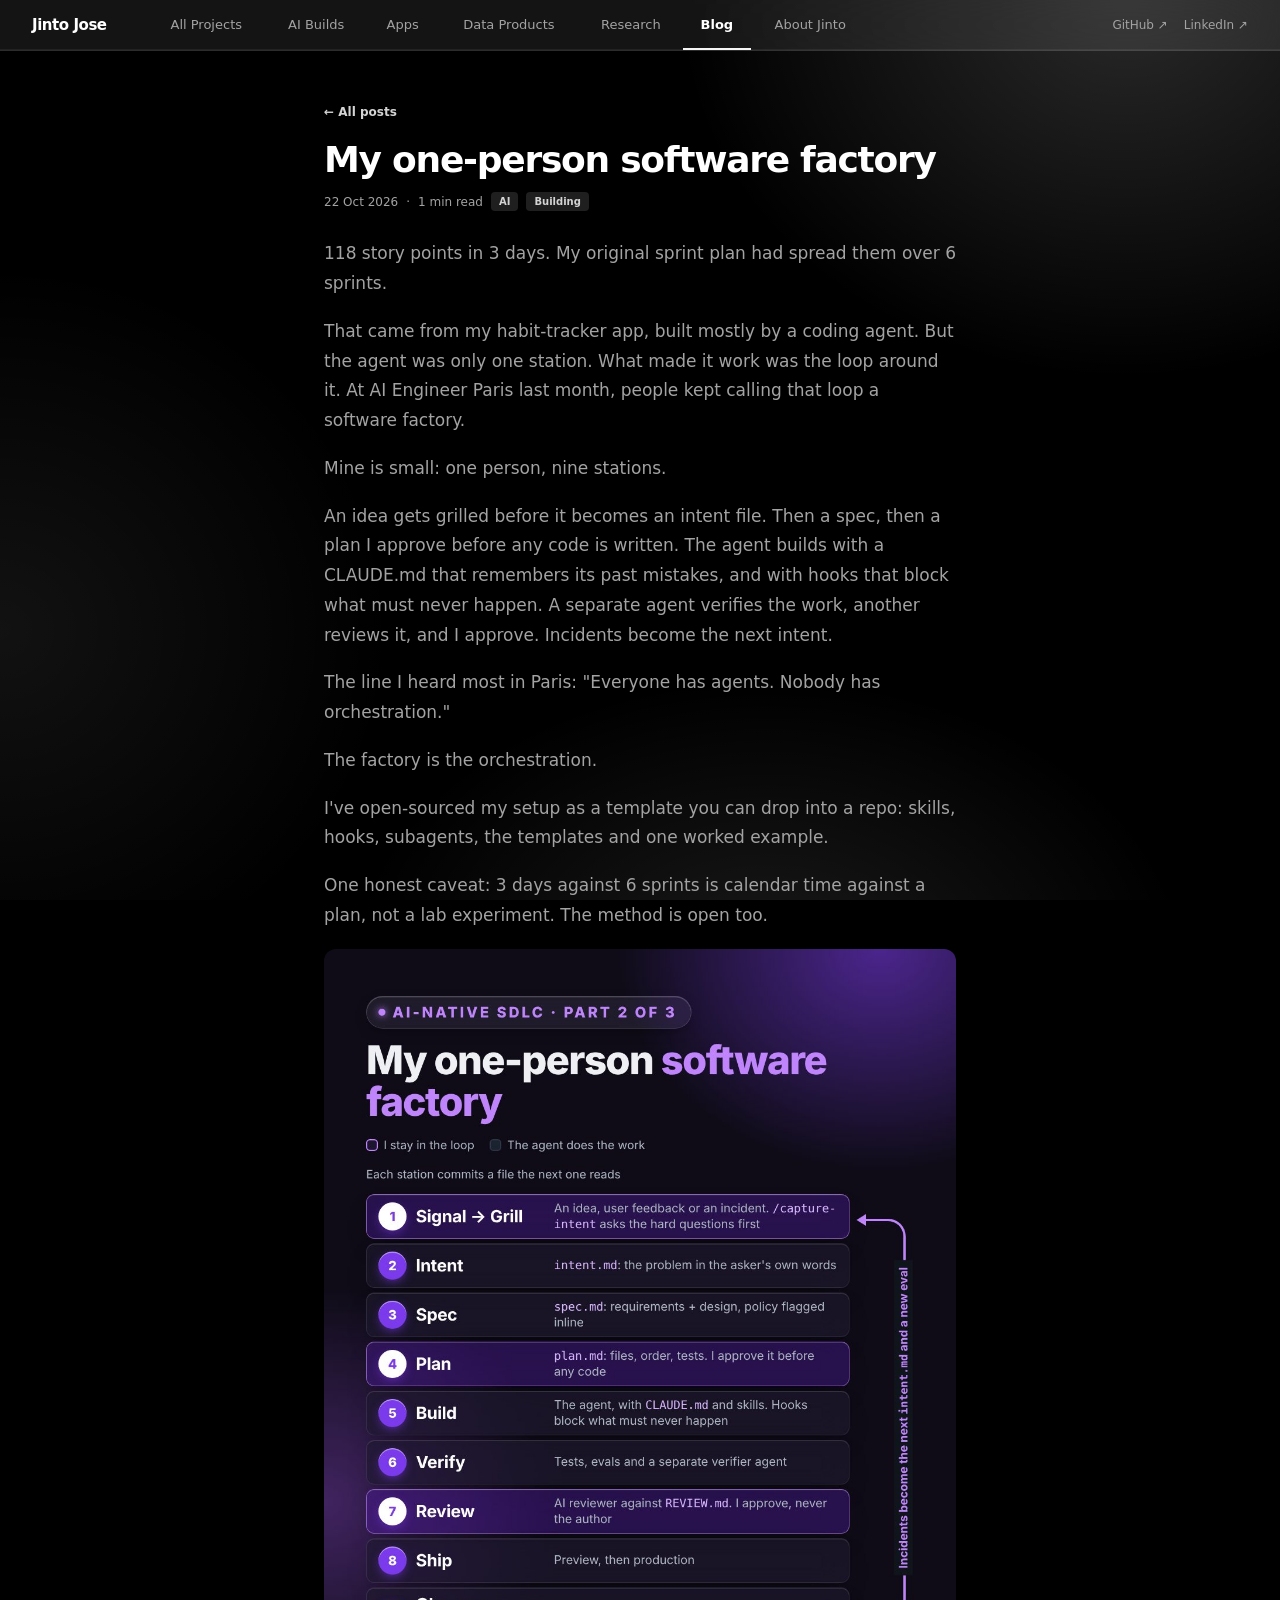
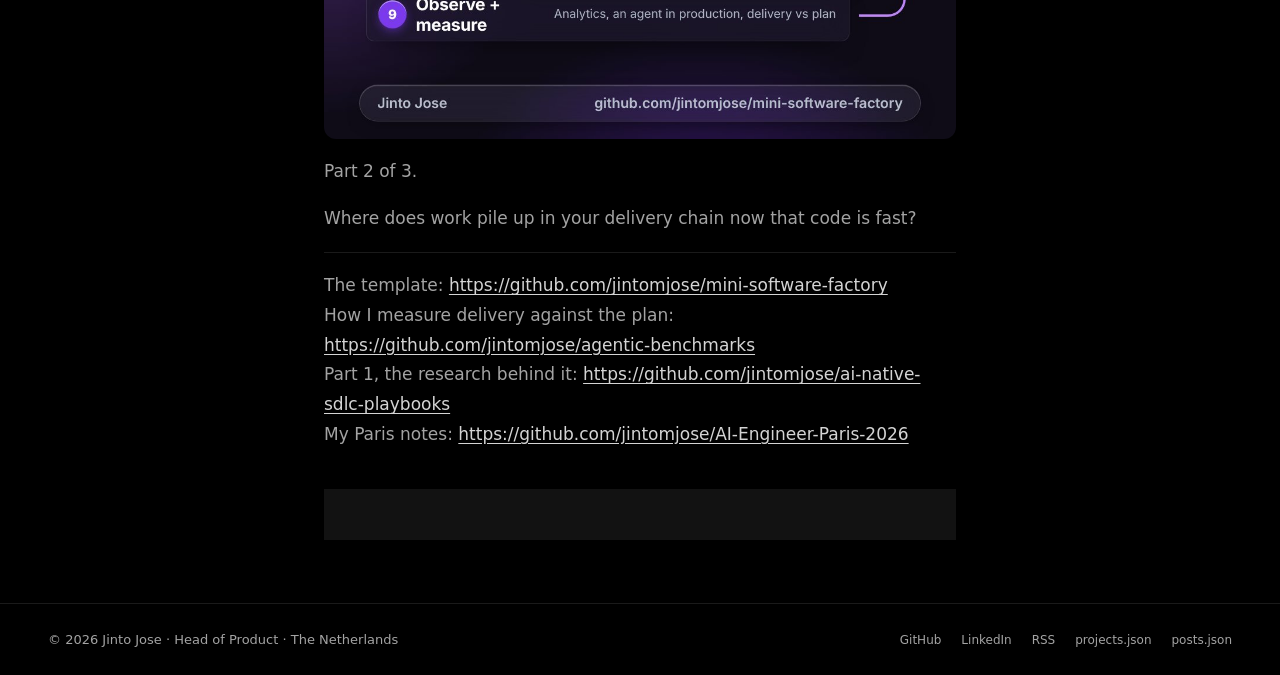
<file: blog/one-person-software-factory/index.html>
<!DOCTYPE html>
<html lang="en">
<head>
<meta charset="UTF-8">
<meta name="viewport" content="width=device-width, initial-scale=1.0">
<meta name="color-scheme" content="dark">
<meta name="theme-color" content="#000000">
<title>My one-person software factory — Jinto Jose</title>
<meta name="description" content="118 story points in 3 days. My original sprint plan had spread them over 6 sprints. That came from my habit-tracker app, built mostly by a coding agent. But…">
<meta name="author" content="Jinto Jose">
<meta property="og:title" content="My one-person software factory — Jinto Jose">
<meta property="og:description" content="118 story points in 3 days. My original sprint plan had spread them over 6 sprints. That came from my habit-tracker app, built mostly by a coding agent. But…">
<meta property="og:url" content="https://jintomjose.github.io/blog/one-person-software-factory/">
<meta property="og:type" content="article">
<link rel="canonical" href="https://jintomjose.github.io/blog/one-person-software-factory/">
<link rel="alternate" type="application/rss+xml" title="Jinto Jose — Blog" href="https://jintomjose.github.io/blog/feed.xml">
<link rel="stylesheet" href="/assets/site.css">
<link rel="stylesheet" href="/blog/assets/post.css">
<script type="application/ld+json">{"@context":"https://schema.org","@type":"BlogPosting","headline":"My one-person software factory","description":"118 story points in 3 days. My original sprint plan had spread them over 6 sprints. That came from my habit-tracker app, built mostly by a coding agent. But…","datePublished":"2026-10-22","keywords":"AI, Building","mainEntityOfPage":"https://jintomjose.github.io/blog/one-person-software-factory/","author":{"@type":"Person","name":"Jinto Jose","url":"https://jintomjose.github.io"},"sameAs":["https://www.linkedin.com/feed/update/urn:li:activity:7518914039301865472/"]}</script>
</head>
<body>
<header role="banner">
<nav class="topbar" aria-label="Main navigation">
  <a class="logo" href="/">Jinto Jose</a>
  <div class="tabs">
    <a class="tab" href="/" data-view="all" data-label="All Projects">All Projects</a>
    <a class="tab" href="/#ai" data-view="ai" data-label="AI Builds">AI Builds</a>
    <a class="tab" href="/#web" data-view="web" data-label="Apps">Apps</a>
    <a class="tab" href="/#data" data-view="data" data-label="Data Products">Data Products</a>
    <a class="tab" href="/#research" data-view="research" data-label="Research">Research</a>
    <a class="tab active" href="/#blog" data-view="blog" data-label="Blog" aria-current="page">Blog</a>
    <a class="tab" href="/about/" data-view="about" data-label="About Jinto">About Jinto</a>
  </div>
  <div class="topbar-right">
    <a class="topbar-link" href="https://github.com/jintomjose" target="_blank" rel="noopener" aria-label="Jinto Jose on GitHub">GitHub ↗</a>
    <a class="topbar-link" href="https://www.linkedin.com/in/jintojose" target="_blank" rel="noopener" aria-label="Jinto Jose on LinkedIn">LinkedIn ↗</a>
  </div>
</nav>
</header>
<main id="main-content">
<article class="post">
  <a class="back" href="/#blog">← All posts</a>
  <h1 class="post-h">My one-person software factory</h1>
  <div class="meta"><time datetime="2026-10-22">22 Oct 2026</time><span>·</span><span>1 min read</span><span class="tag">AI</span><span class="tag">Building</span></div>
  <div class="prose">
<p>118 story points in 3 days. My original sprint plan had spread them over 6 sprints.</p>
<p>That came from my habit-tracker app, built mostly by a coding agent. But the agent was only one station. What made it work was the loop around it. At AI Engineer Paris last month, people kept calling that loop a software factory.</p>
<p>Mine is small: one person, nine stations.</p>
<p>An idea gets grilled before it becomes an intent file. Then a spec, then a plan I approve before any code is written. The agent builds with a CLAUDE.md that remembers its past mistakes, and with hooks that block what must never happen. A separate agent verifies the work, another reviews it, and I approve. Incidents become the next intent.</p>
<p>The line I heard most in Paris: &quot;Everyone has agents. Nobody has orchestration.&quot;</p>
<p>The factory is the orchestration.</p>
<p>I've open-sourced my setup as a template you can drop into a repo: skills, hooks, subagents, the templates and one worked example.</p>
<p>One honest caveat: 3 days against 6 sprints is calendar time against a plan, not a lab experiment. The method is open too.</p>
<p><img src="/assets/posts/one-person-software-factory/1.jpg" alt="Diagram titled &quot;My one-person software factory&quot;: nine stations in a loop, from Signal and Grill through Intent, Spec, Plan, Build, Verify, Review and Ship to Observe and measure. Signal and Grill, Plan and Review are highlighted as the steps where I stay in the loop." loading="lazy"></p>
<p>Part 2 of 3.</p>
<p>Where does work pile up in your delivery chain now that code is fast?</p>
<hr>
<p>The template: <a href="https://github.com/jintomjose/mini-software-factory" rel="noopener">https://github.com/jintomjose/mini-software-factory</a><br>How I measure delivery against the plan: <a href="https://github.com/jintomjose/agentic-benchmarks" rel="noopener">https://github.com/jintomjose/agentic-benchmarks</a><br>Part 1, the research behind it: <a href="https://github.com/jintomjose/ai-native-sdlc-playbooks" rel="noopener">https://github.com/jintomjose/ai-native-sdlc-playbooks</a><br>My Paris notes: <a href="https://github.com/jintomjose/AI-Engineer-Paris-2026" rel="noopener">https://github.com/jintomjose/AI-Engineer-Paris-2026</a></p>
  </div>
  <div class="post-foot glass">
    <span>Also posted on LinkedIn on 22 Oct 2026.</span>
    <span><a href="https://www.linkedin.com/feed/update/urn:li:activity:7518914039301865472/" rel="noopener">View on LinkedIn ↗</a> · <a href="https://github.com/jintomjose/jintomjose.github.io/blob/main/posts/2026-10-22-one-person-software-factory.md" rel="noopener">Edit on GitHub ↗</a></span>
  </div>
</article>
</main>
<footer class="footer" role="contentinfo">
  <small class="footer-name">© 2026 Jinto Jose · Head of Product · The Netherlands</small>
  <div class="footer-links">
    <a class="footer-link" href="https://github.com/jintomjose" target="_blank" rel="noopener" aria-label="GitHub profile">GitHub</a>
    <a class="footer-link" href="https://www.linkedin.com/in/jintojose" target="_blank" rel="noopener" aria-label="LinkedIn profile">LinkedIn</a>
    <a class="footer-link" href="/blog/feed.xml" aria-label="Blog RSS feed">RSS</a>
    <a class="footer-link" href="/projects.json" aria-label="Machine-readable projects data">projects.json</a>
    <a class="footer-link" href="/posts.json" aria-label="Machine-readable blog posts">posts.json</a>
  </div>
</footer>

</body>
</html>
</file>
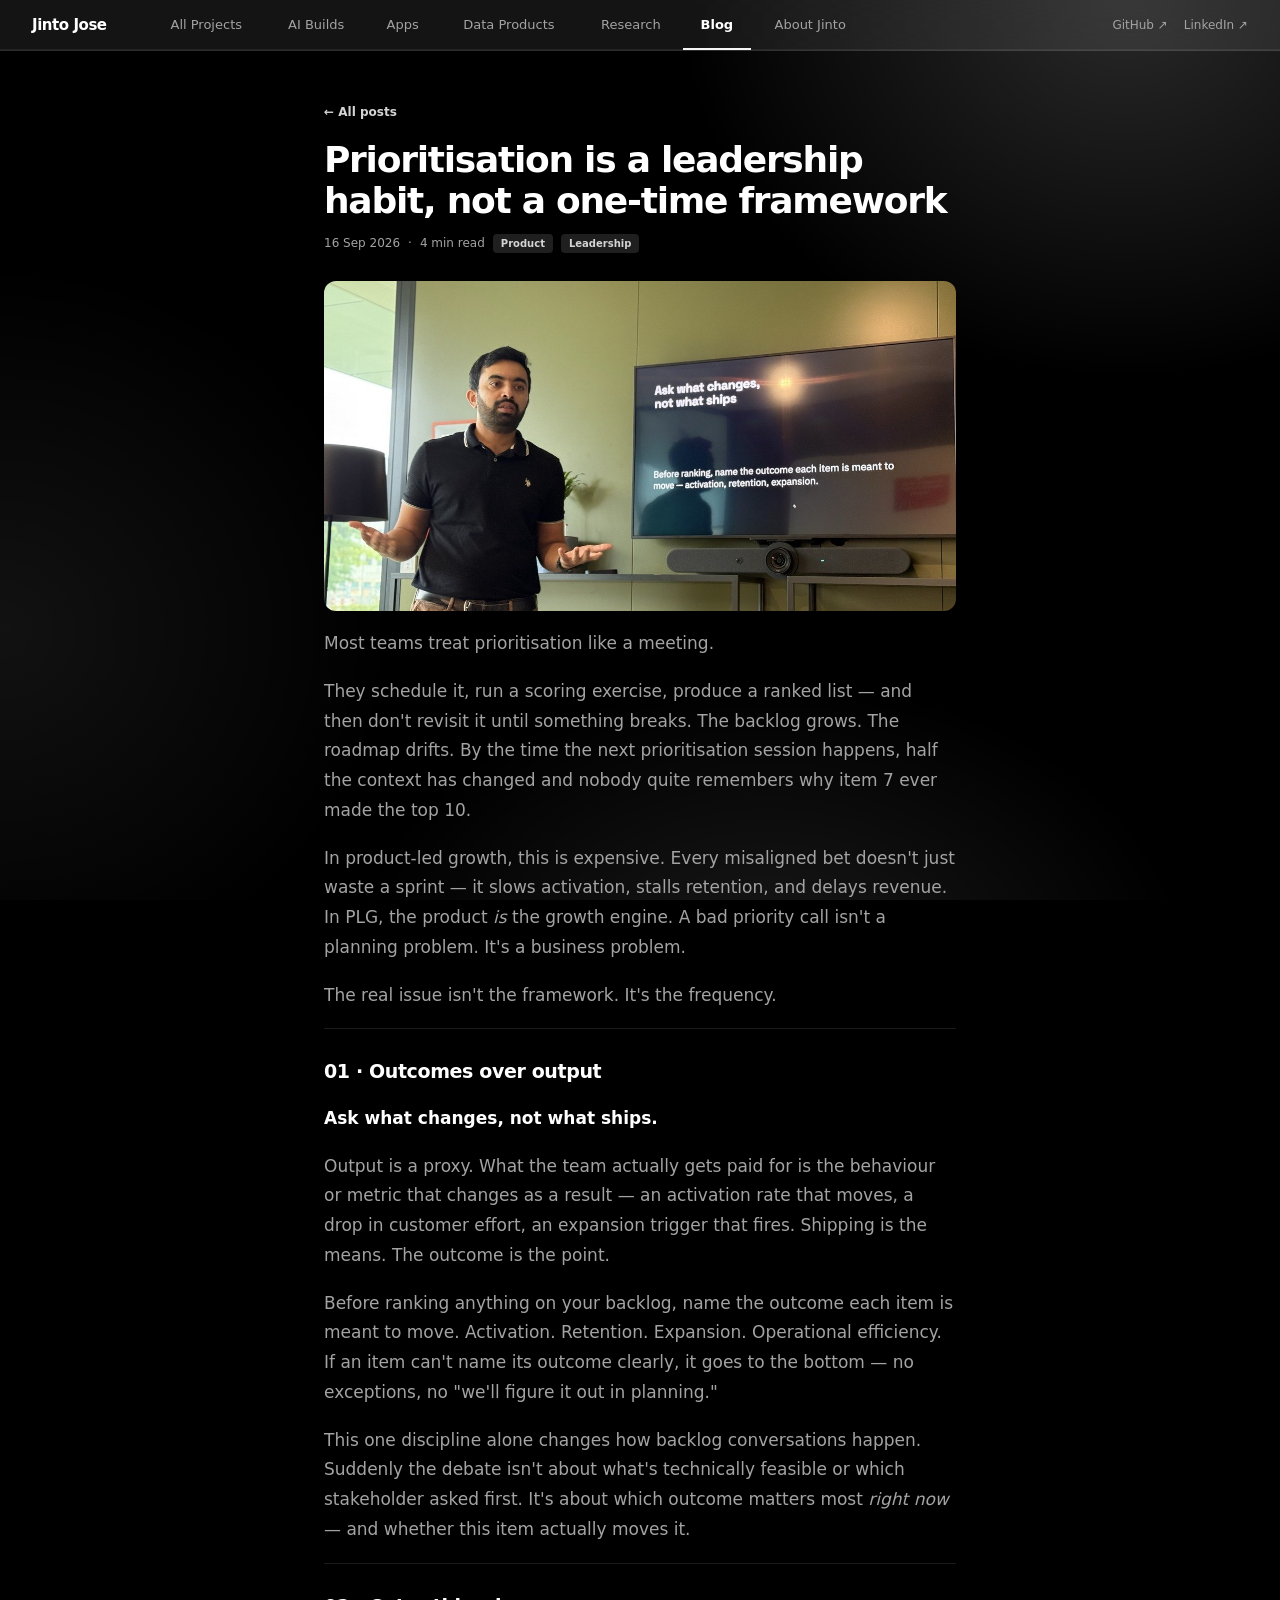
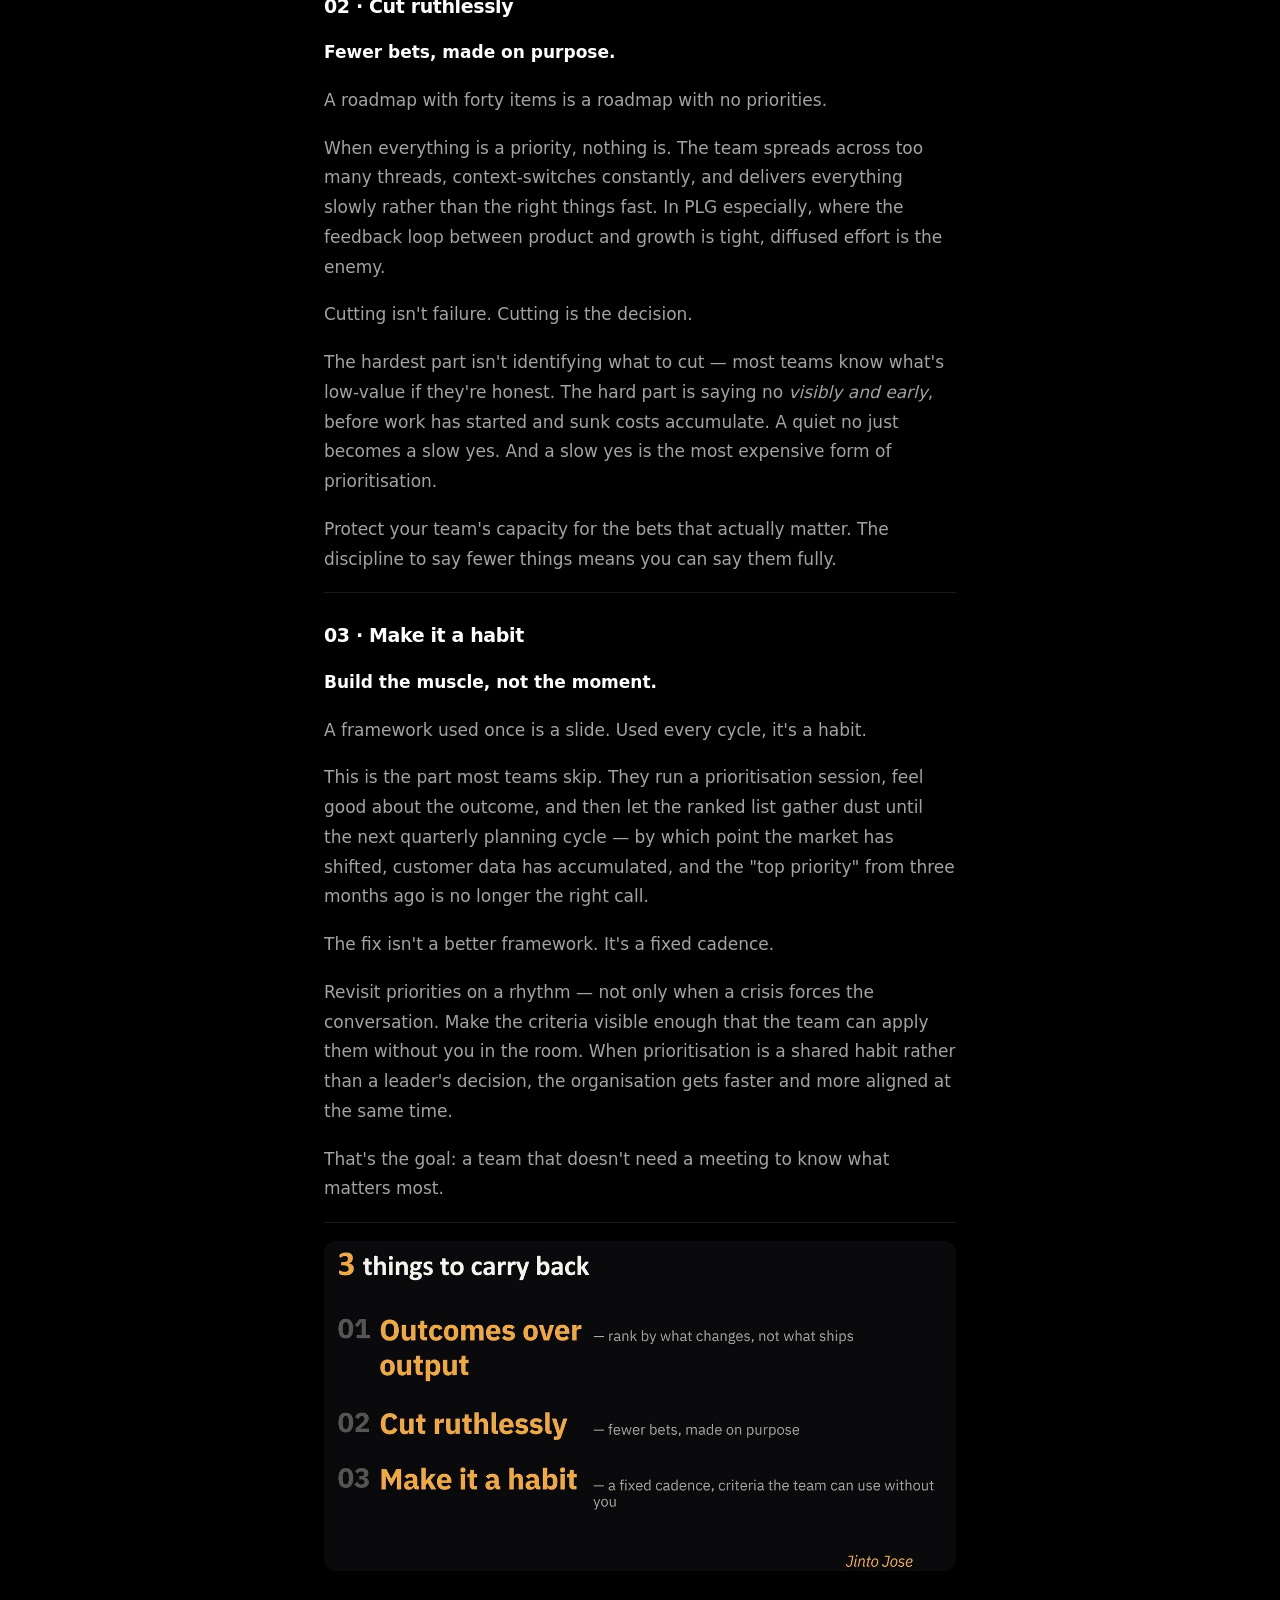
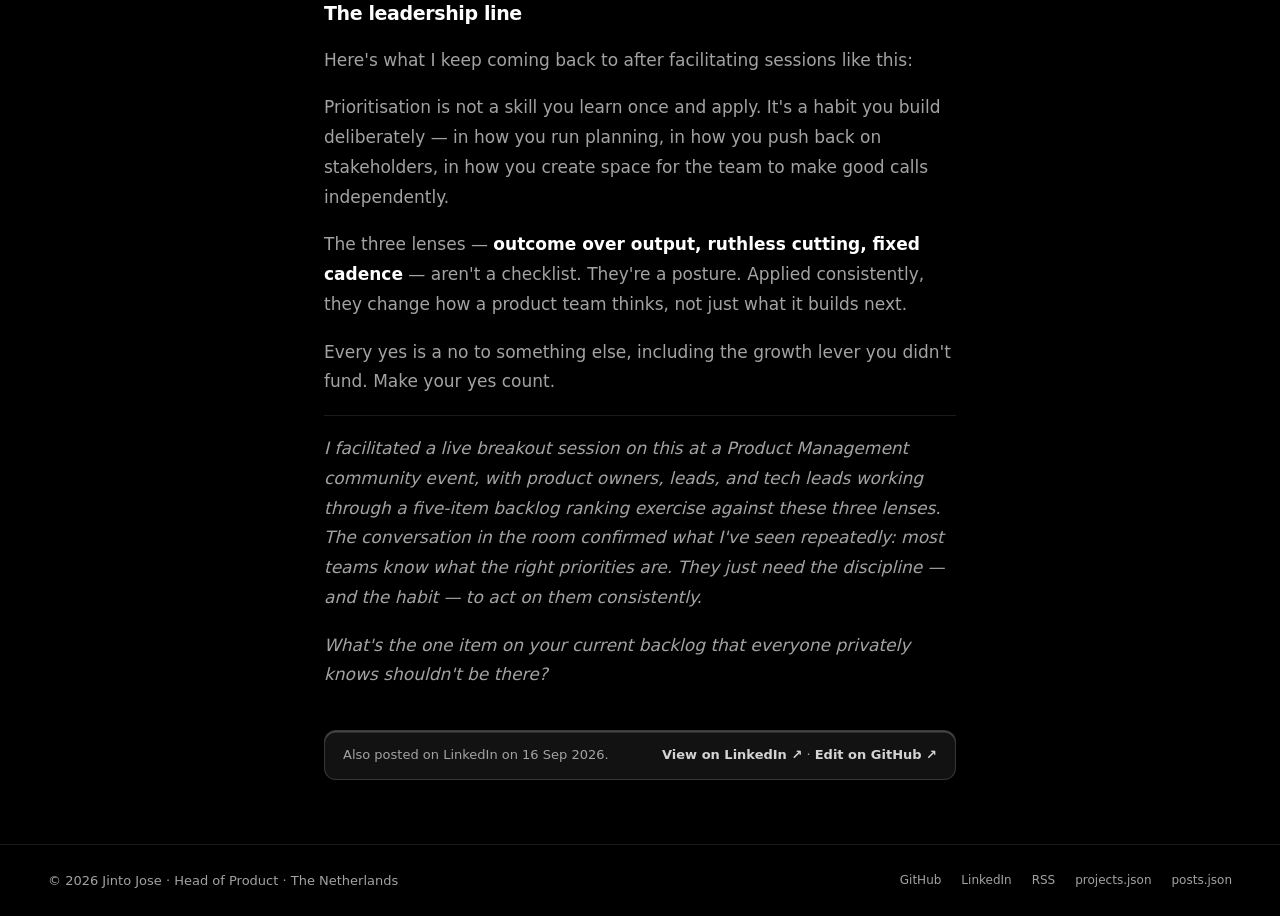
<file: blog/prioritisation-leadership-habit/index.html>
<!DOCTYPE html>
<html lang="en">
<head>
<meta charset="UTF-8">
<meta name="viewport" content="width=device-width, initial-scale=1.0">
<meta name="color-scheme" content="dark">
<meta name="theme-color" content="#000000">
<title>Prioritisation is a leadership habit, not a one-time framework — Jinto Jose</title>
<meta name="description" content="Most teams treat prioritisation like a meeting. They schedule it, run a scoring exercise, produce a ranked list — and then don't revisit it until something…">
<meta name="author" content="Jinto Jose">
<meta property="og:title" content="Prioritisation is a leadership habit, not a one-time framework — Jinto Jose">
<meta property="og:description" content="Most teams treat prioritisation like a meeting. They schedule it, run a scoring exercise, produce a ranked list — and then don't revisit it until something…">
<meta property="og:url" content="https://jintomjose.github.io/blog/prioritisation-leadership-habit/">
<meta property="og:type" content="article">
<link rel="canonical" href="https://jintomjose.github.io/blog/prioritisation-leadership-habit/">
<link rel="alternate" type="application/rss+xml" title="Jinto Jose — Blog" href="https://jintomjose.github.io/blog/feed.xml">
<link rel="stylesheet" href="/assets/site.css">
<link rel="stylesheet" href="/blog/assets/post.css">
<script type="application/ld+json">{"@context":"https://schema.org","@type":"BlogPosting","headline":"Prioritisation is a leadership habit, not a one-time framework","description":"Most teams treat prioritisation like a meeting. They schedule it, run a scoring exercise, produce a ranked list — and then don't revisit it until something…","datePublished":"2026-09-16","keywords":"Product, Leadership","mainEntityOfPage":"https://jintomjose.github.io/blog/prioritisation-leadership-habit/","author":{"@type":"Person","name":"Jinto Jose","url":"https://jintomjose.github.io"},"sameAs":["https://www.linkedin.com/feed/update/urn:li:activity:7505869759226474496/"]}</script>
</head>
<body>
<header role="banner">
<nav class="topbar" aria-label="Main navigation">
  <a class="logo" href="/">Jinto Jose</a>
  <div class="tabs">
    <a class="tab" href="/" data-view="all" data-label="All Projects">All Projects</a>
    <a class="tab" href="/#ai" data-view="ai" data-label="AI Builds">AI Builds</a>
    <a class="tab" href="/#web" data-view="web" data-label="Apps">Apps</a>
    <a class="tab" href="/#data" data-view="data" data-label="Data Products">Data Products</a>
    <a class="tab" href="/#research" data-view="research" data-label="Research">Research</a>
    <a class="tab active" href="/#blog" data-view="blog" data-label="Blog" aria-current="page">Blog</a>
    <a class="tab" href="/about/" data-view="about" data-label="About Jinto">About Jinto</a>
  </div>
  <div class="topbar-right">
    <a class="topbar-link" href="https://github.com/jintomjose" target="_blank" rel="noopener" aria-label="Jinto Jose on GitHub">GitHub ↗</a>
    <a class="topbar-link" href="https://www.linkedin.com/in/jintojose" target="_blank" rel="noopener" aria-label="Jinto Jose on LinkedIn">LinkedIn ↗</a>
  </div>
</nav>
</header>
<main id="main-content">
<article class="post">
  <a class="back" href="/#blog">← All posts</a>
  <h1 class="post-h">Prioritisation is a leadership habit, not a one-time framework</h1>
  <div class="meta"><time datetime="2026-09-16">16 Sep 2026</time><span>·</span><span>4 min read</span><span class="tag">Product</span><span class="tag">Leadership</span></div>
  <div class="prose">
<p><img src="/assets/posts/prioritisation-leadership-habit/1.jpg" alt="Jinto presenting the prioritisation session; the screen behind him reads &quot;Ask what changes, not what ships&quot;." loading="lazy"></p>
<p>Most teams treat prioritisation like a meeting.</p>
<p>They schedule it, run a scoring exercise, produce a ranked list — and then don't revisit it until something breaks. The backlog grows. The roadmap drifts. By the time the next prioritisation session happens, half the context has changed and nobody quite remembers why item 7 ever made the top 10.</p>
<p>In product-led growth, this is expensive. Every misaligned bet doesn't just waste a sprint — it slows activation, stalls retention, and delays revenue. In PLG, the product <em>is</em> the growth engine. A bad priority call isn't a planning problem. It's a business problem.</p>
<p>The real issue isn't the framework. It's the frequency.</p>
<hr>
<h3>01 · Outcomes over output</h3>
<p><strong>Ask what changes, not what ships.</strong></p>
<p>Output is a proxy. What the team actually gets paid for is the behaviour or metric that changes as a result — an activation rate that moves, a drop in customer effort, an expansion trigger that fires. Shipping is the means. The outcome is the point.</p>
<p>Before ranking anything on your backlog, name the outcome each item is meant to move. Activation. Retention. Expansion. Operational efficiency. If an item can't name its outcome clearly, it goes to the bottom — no exceptions, no &quot;we'll figure it out in planning.&quot;</p>
<p>This one discipline alone changes how backlog conversations happen. Suddenly the debate isn't about what's technically feasible or which stakeholder asked first. It's about which outcome matters most <em>right now</em> — and whether this item actually moves it.</p>
<hr>
<h3>02 · Cut ruthlessly</h3>
<p><strong>Fewer bets, made on purpose.</strong></p>
<p>A roadmap with forty items is a roadmap with no priorities.</p>
<p>When everything is a priority, nothing is. The team spreads across too many threads, context-switches constantly, and delivers everything slowly rather than the right things fast. In PLG especially, where the feedback loop between product and growth is tight, diffused effort is the enemy.</p>
<p>Cutting isn't failure. Cutting is the decision.</p>
<p>The hardest part isn't identifying what to cut — most teams know what's low-value if they're honest. The hard part is saying no <em>visibly and early</em>, before work has started and sunk costs accumulate. A quiet no just becomes a slow yes. And a slow yes is the most expensive form of prioritisation.</p>
<p>Protect your team's capacity for the bets that actually matter. The discipline to say fewer things means you can say them fully.</p>
<hr>
<h3>03 · Make it a habit</h3>
<p><strong>Build the muscle, not the moment.</strong></p>
<p>A framework used once is a slide. Used every cycle, it's a habit.</p>
<p>This is the part most teams skip. They run a prioritisation session, feel good about the outcome, and then let the ranked list gather dust until the next quarterly planning cycle — by which point the market has shifted, customer data has accumulated, and the &quot;top priority&quot; from three months ago is no longer the right call.</p>
<p>The fix isn't a better framework. It's a fixed cadence.</p>
<p>Revisit priorities on a rhythm — not only when a crisis forces the conversation. Make the criteria visible enough that the team can apply them without you in the room. When prioritisation is a shared habit rather than a leader's decision, the organisation gets faster and more aligned at the same time.</p>
<p>That's the goal: a team that doesn't need a meeting to know what matters most.</p>
<hr>
<p><img src="/assets/posts/prioritisation-leadership-habit/2.jpg" alt="Closing slide: &quot;3 things to carry back&quot;: 01 Outcomes over output, 02 Cut ruthlessly, 03 Make it a habit." loading="lazy"></p>
<h3>The leadership line</h3>
<p>Here's what I keep coming back to after facilitating sessions like this:</p>
<p>Prioritisation is not a skill you learn once and apply. It's a habit you build deliberately — in how you run planning, in how you push back on stakeholders, in how you create space for the team to make good calls independently.</p>
<p>The three lenses — <strong>outcome over output, ruthless cutting, fixed cadence</strong> — aren't a checklist. They're a posture. Applied consistently, they change how a product team thinks, not just what it builds next.</p>
<p>Every yes is a no to something else, including the growth lever you didn't fund. Make your yes count.</p>
<hr>
<p><em>I facilitated a live breakout session on this at a Product Management community event, with product owners, leads, and tech leads working through a five-item backlog ranking exercise against these three lenses. The conversation in the room confirmed what I've seen repeatedly: most teams know what the right priorities are. They just need the discipline — and the habit — to act on them consistently.</em></p>
<p><em>What's the one item on your current backlog that everyone privately knows shouldn't be there?</em></p>
  </div>
  <div class="post-foot glass">
    <span>Also posted on LinkedIn on 16 Sep 2026.</span>
    <span><a href="https://www.linkedin.com/feed/update/urn:li:activity:7505869759226474496/" rel="noopener">View on LinkedIn ↗</a> · <a href="https://github.com/jintomjose/jintomjose.github.io/blob/main/posts/2026-09-16-prioritisation-leadership-habit.md" rel="noopener">Edit on GitHub ↗</a></span>
  </div>
</article>
</main>
<footer class="footer" role="contentinfo">
  <small class="footer-name">© 2026 Jinto Jose · Head of Product · The Netherlands</small>
  <div class="footer-links">
    <a class="footer-link" href="https://github.com/jintomjose" target="_blank" rel="noopener" aria-label="GitHub profile">GitHub</a>
    <a class="footer-link" href="https://www.linkedin.com/in/jintojose" target="_blank" rel="noopener" aria-label="LinkedIn profile">LinkedIn</a>
    <a class="footer-link" href="/blog/feed.xml" aria-label="Blog RSS feed">RSS</a>
    <a class="footer-link" href="/projects.json" aria-label="Machine-readable projects data">projects.json</a>
    <a class="footer-link" href="/posts.json" aria-label="Machine-readable blog posts">posts.json</a>
  </div>
</footer>

</body>
</html>
</file>
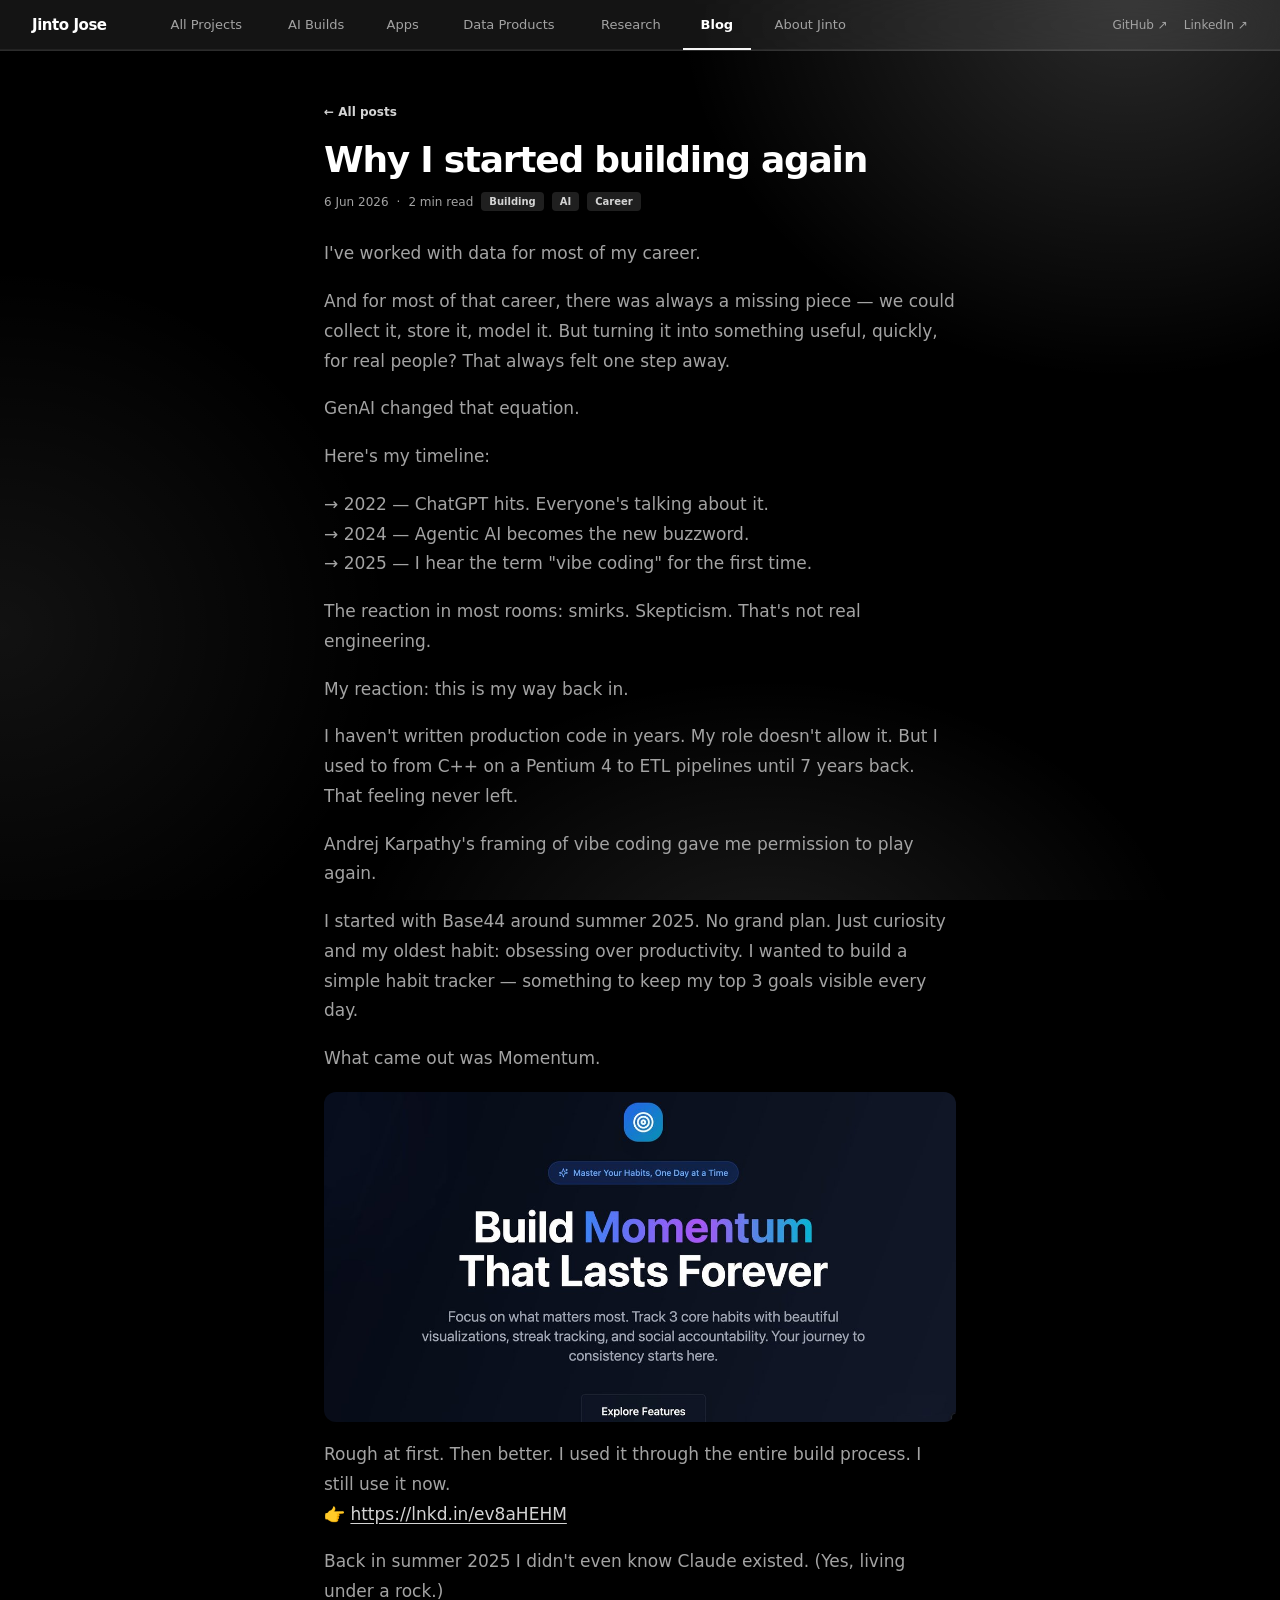
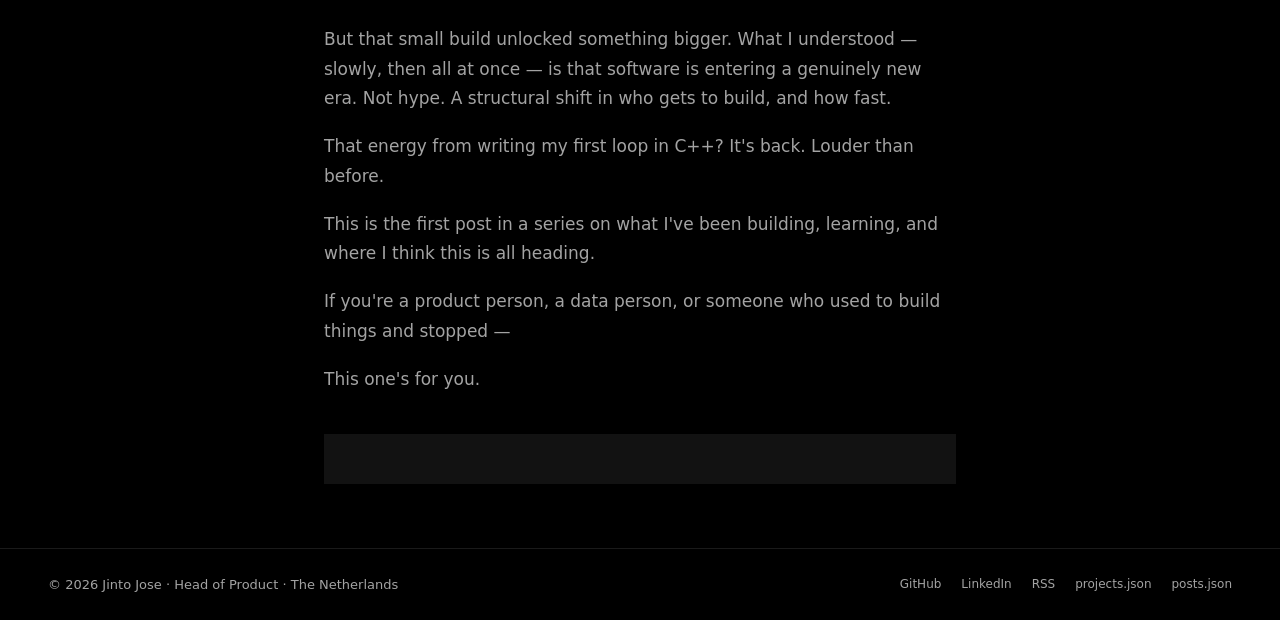
<file: blog/why-i-started-building-again/index.html>
<!DOCTYPE html>
<html lang="en">
<head>
<meta charset="UTF-8">
<meta name="viewport" content="width=device-width, initial-scale=1.0">
<meta name="color-scheme" content="dark">
<meta name="theme-color" content="#000000">
<title>Why I started building again — Jinto Jose</title>
<meta name="description" content="I've worked with data for most of my career. And for most of that career, there was always a missing piece — we could collect it, store it, model it. But…">
<meta name="author" content="Jinto Jose">
<meta property="og:title" content="Why I started building again — Jinto Jose">
<meta property="og:description" content="I've worked with data for most of my career. And for most of that career, there was always a missing piece — we could collect it, store it, model it. But…">
<meta property="og:url" content="https://jintomjose.github.io/blog/why-i-started-building-again/">
<meta property="og:type" content="article">
<link rel="canonical" href="https://jintomjose.github.io/blog/why-i-started-building-again/">
<link rel="alternate" type="application/rss+xml" title="Jinto Jose — Blog" href="https://jintomjose.github.io/blog/feed.xml">
<link rel="stylesheet" href="/assets/site.css">
<link rel="stylesheet" href="/blog/assets/post.css">
<script type="application/ld+json">{"@context":"https://schema.org","@type":"BlogPosting","headline":"Why I started building again","description":"I've worked with data for most of my career. And for most of that career, there was always a missing piece — we could collect it, store it, model it. But…","datePublished":"2026-06-06","keywords":"Building, AI, Career","mainEntityOfPage":"https://jintomjose.github.io/blog/why-i-started-building-again/","author":{"@type":"Person","name":"Jinto Jose","url":"https://jintomjose.github.io"},"sameAs":["https://www.linkedin.com/posts/jintojose_why-i-started-building-again-ive-worked-share-7469121523178520576-QpyG"]}</script>
</head>
<body>
<header role="banner">
<nav class="topbar" aria-label="Main navigation">
  <a class="logo" href="/">Jinto Jose</a>
  <div class="tabs">
    <a class="tab" href="/" data-view="all" data-label="All Projects">All Projects</a>
    <a class="tab" href="/#ai" data-view="ai" data-label="AI Builds">AI Builds</a>
    <a class="tab" href="/#web" data-view="web" data-label="Apps">Apps</a>
    <a class="tab" href="/#data" data-view="data" data-label="Data Products">Data Products</a>
    <a class="tab" href="/#research" data-view="research" data-label="Research">Research</a>
    <a class="tab active" href="/#blog" data-view="blog" data-label="Blog" aria-current="page">Blog</a>
    <a class="tab" href="/about/" data-view="about" data-label="About Jinto">About Jinto</a>
  </div>
  <div class="topbar-right">
    <a class="topbar-link" href="https://github.com/jintomjose" target="_blank" rel="noopener" aria-label="Jinto Jose on GitHub">GitHub ↗</a>
    <a class="topbar-link" href="https://www.linkedin.com/in/jintojose" target="_blank" rel="noopener" aria-label="Jinto Jose on LinkedIn">LinkedIn ↗</a>
  </div>
</nav>
</header>
<main id="main-content">
<article class="post">
  <a class="back" href="/#blog">← All posts</a>
  <h1 class="post-h">Why I started building again</h1>
  <div class="meta"><time datetime="2026-06-06">6 Jun 2026</time><span>·</span><span>2 min read</span><span class="tag">Building</span><span class="tag">AI</span><span class="tag">Career</span></div>
  <div class="prose">
<p>I've worked with data for most of my career.</p>
<p>And for most of that career, there was always a missing piece — we could collect it, store it, model it. But turning it into something useful, quickly, for real people? That always felt one step away.</p>
<p>GenAI changed that equation.</p>
<p>Here's my timeline:</p>
<p>→ 2022 — ChatGPT hits. Everyone's talking about it.<br>→ 2024 — Agentic AI becomes the new buzzword.<br>→ 2025 — I hear the term &quot;vibe coding&quot; for the first time.</p>
<p>The reaction in most rooms: smirks. Skepticism. That's not real engineering.</p>
<p>My reaction: this is my way back in.</p>
<p>I haven't written production code in years. My role doesn't allow it. But I used to from C++ on a Pentium 4 to ETL pipelines until 7 years back. That feeling never left.</p>
<p>Andrej Karpathy's framing of vibe coding gave me permission to play again.</p>
<p>I started with Base44 around summer 2025. No grand plan. Just curiosity and my oldest habit: obsessing over productivity. I wanted to build a simple habit tracker — something to keep my top 3 goals visible every day.</p>
<p>What came out was Momentum.</p>
<p><img src="/assets/posts/why-i-started-building-again/1.jpg" alt="Momentum landing page: &quot;Build Momentum That Lasts Forever. Focus on what matters most. Track 3 core habits.&quot;" loading="lazy"></p>
<p>Rough at first. Then better. I used it through the entire build process. I still use it now.<br>👉 <a href="https://lnkd.in/ev8aHEHM" rel="noopener">https://lnkd.in/ev8aHEHM</a></p>
<p>Back in summer 2025 I didn't even know Claude existed. (Yes, living under a rock.)</p>
<p>But that small build unlocked something bigger. What I understood — slowly, then all at once — is that software is entering a genuinely new era. Not hype. A structural shift in who gets to build, and how fast.</p>
<p>That energy from writing my first loop in C++? It's back. Louder than before.</p>
<p>This is the first post in a series on what I've been building, learning, and where I think this is all heading.</p>
<p>If you're a product person, a data person, or someone who used to build things and stopped —</p>
<p>This one's for you.</p>
  </div>
  <div class="post-foot glass">
    <span>Also posted on LinkedIn on 6 Jun 2026.</span>
    <span><a href="https://www.linkedin.com/posts/jintojose_why-i-started-building-again-ive-worked-share-7469121523178520576-QpyG" rel="noopener">View on LinkedIn ↗</a> · <a href="https://github.com/jintomjose/jintomjose.github.io/blob/main/posts/2026-06-06-why-i-started-building-again.md" rel="noopener">Edit on GitHub ↗</a></span>
  </div>
</article>
</main>
<footer class="footer" role="contentinfo">
  <small class="footer-name">© 2026 Jinto Jose · Head of Product · The Netherlands</small>
  <div class="footer-links">
    <a class="footer-link" href="https://github.com/jintomjose" target="_blank" rel="noopener" aria-label="GitHub profile">GitHub</a>
    <a class="footer-link" href="https://www.linkedin.com/in/jintojose" target="_blank" rel="noopener" aria-label="LinkedIn profile">LinkedIn</a>
    <a class="footer-link" href="/blog/feed.xml" aria-label="Blog RSS feed">RSS</a>
    <a class="footer-link" href="/projects.json" aria-label="Machine-readable projects data">projects.json</a>
    <a class="footer-link" href="/posts.json" aria-label="Machine-readable blog posts">posts.json</a>
  </div>
</footer>

</body>
</html>
</file>
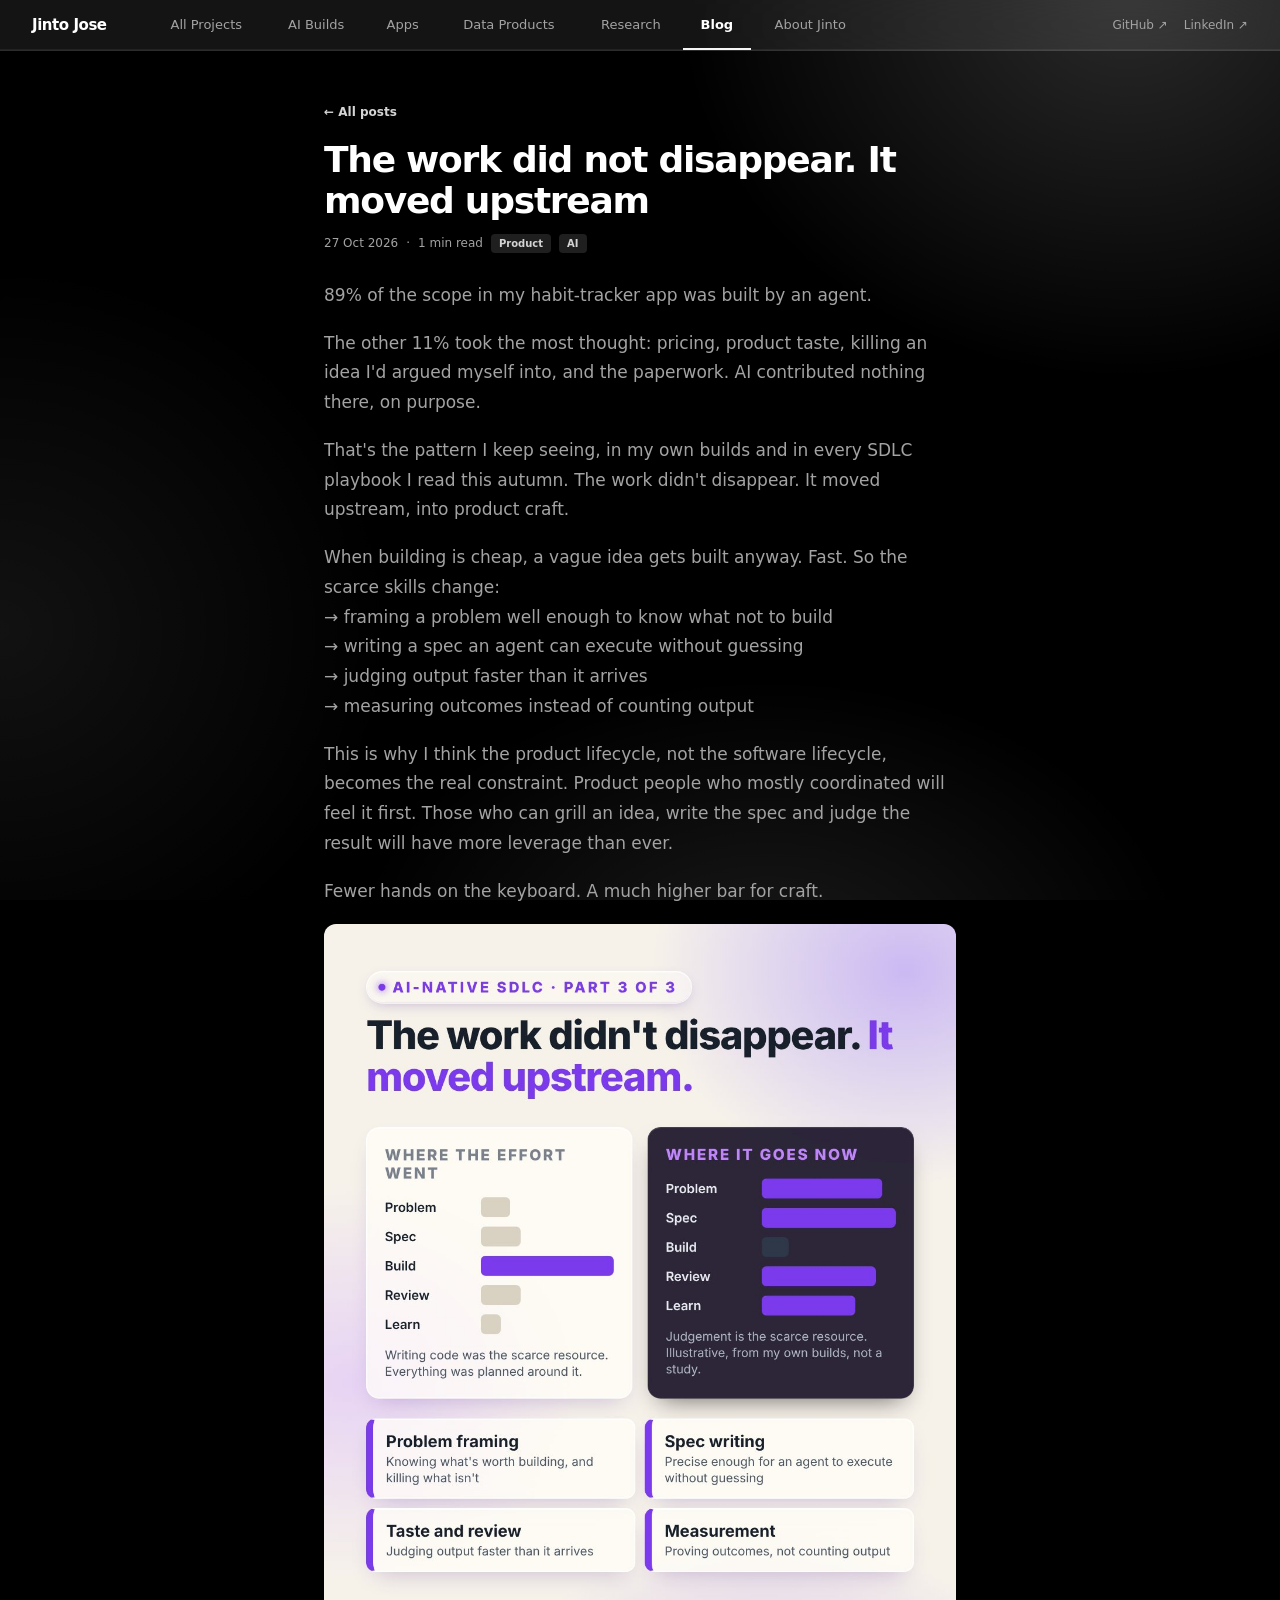
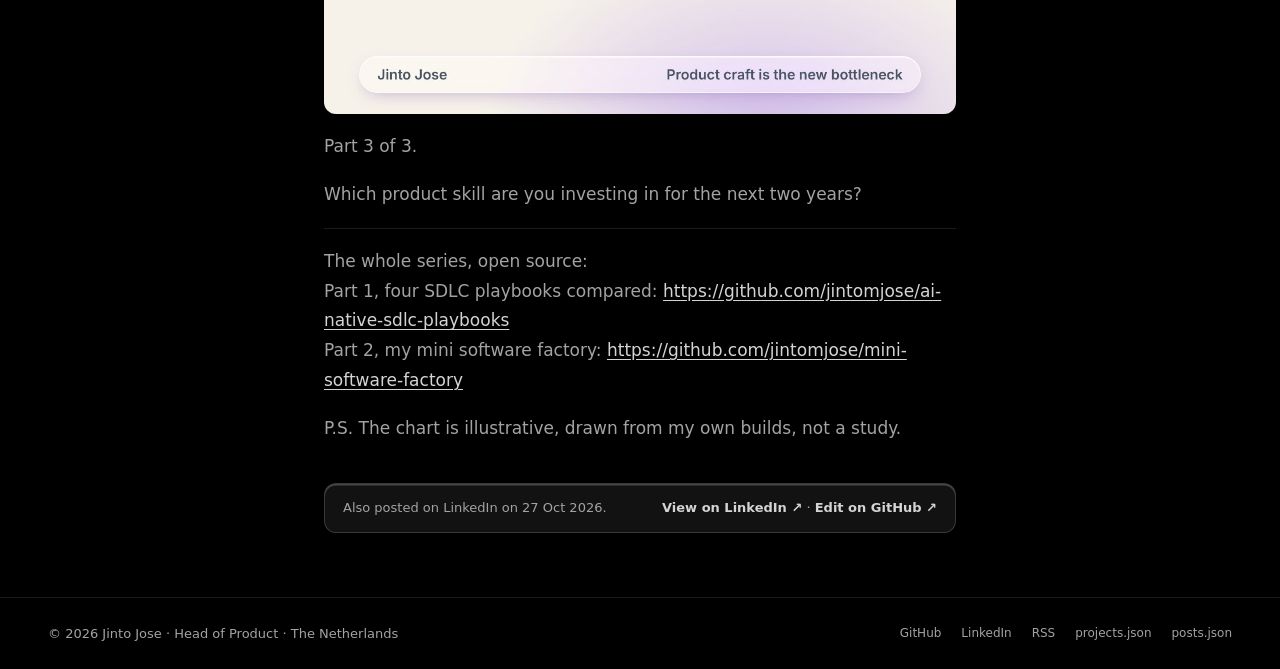
<file: blog/work-moved-upstream/index.html>
<!DOCTYPE html>
<html lang="en">
<head>
<meta charset="UTF-8">
<meta name="viewport" content="width=device-width, initial-scale=1.0">
<meta name="color-scheme" content="dark">
<meta name="theme-color" content="#000000">
<title>The work did not disappear. It moved upstream — Jinto Jose</title>
<meta name="description" content="89% of the scope in my habit-tracker app was built by an agent. The other 11% took the most thought: pricing, product taste, killing an idea I'd argued…">
<meta name="author" content="Jinto Jose">
<meta property="og:title" content="The work did not disappear. It moved upstream — Jinto Jose">
<meta property="og:description" content="89% of the scope in my habit-tracker app was built by an agent. The other 11% took the most thought: pricing, product taste, killing an idea I'd argued…">
<meta property="og:url" content="https://jintomjose.github.io/blog/work-moved-upstream/">
<meta property="og:type" content="article">
<link rel="canonical" href="https://jintomjose.github.io/blog/work-moved-upstream/">
<link rel="alternate" type="application/rss+xml" title="Jinto Jose — Blog" href="https://jintomjose.github.io/blog/feed.xml">
<link rel="stylesheet" href="/assets/site.css">
<link rel="stylesheet" href="/blog/assets/post.css">
<script type="application/ld+json">{"@context":"https://schema.org","@type":"BlogPosting","headline":"The work did not disappear. It moved upstream","description":"89% of the scope in my habit-tracker app was built by an agent. The other 11% took the most thought: pricing, product taste, killing an idea I'd argued…","datePublished":"2026-10-27","keywords":"Product, AI","mainEntityOfPage":"https://jintomjose.github.io/blog/work-moved-upstream/","author":{"@type":"Person","name":"Jinto Jose","url":"https://jintomjose.github.io"},"sameAs":["https://www.linkedin.com/feed/update/urn:li:activity:7520741352691761152/"]}</script>
</head>
<body>
<header role="banner">
<nav class="topbar" aria-label="Main navigation">
  <a class="logo" href="/">Jinto Jose</a>
  <div class="tabs">
    <a class="tab" href="/" data-view="all" data-label="All Projects">All Projects</a>
    <a class="tab" href="/#ai" data-view="ai" data-label="AI Builds">AI Builds</a>
    <a class="tab" href="/#web" data-view="web" data-label="Apps">Apps</a>
    <a class="tab" href="/#data" data-view="data" data-label="Data Products">Data Products</a>
    <a class="tab" href="/#research" data-view="research" data-label="Research">Research</a>
    <a class="tab active" href="/#blog" data-view="blog" data-label="Blog" aria-current="page">Blog</a>
    <a class="tab" href="/about/" data-view="about" data-label="About Jinto">About Jinto</a>
  </div>
  <div class="topbar-right">
    <a class="topbar-link" href="https://github.com/jintomjose" target="_blank" rel="noopener" aria-label="Jinto Jose on GitHub">GitHub ↗</a>
    <a class="topbar-link" href="https://www.linkedin.com/in/jintojose" target="_blank" rel="noopener" aria-label="Jinto Jose on LinkedIn">LinkedIn ↗</a>
  </div>
</nav>
</header>
<main id="main-content">
<article class="post">
  <a class="back" href="/#blog">← All posts</a>
  <h1 class="post-h">The work did not disappear. It moved upstream</h1>
  <div class="meta"><time datetime="2026-10-27">27 Oct 2026</time><span>·</span><span>1 min read</span><span class="tag">Product</span><span class="tag">AI</span></div>
  <div class="prose">
<p>89% of the scope in my habit-tracker app was built by an agent.</p>
<p>The other 11% took the most thought: pricing, product taste, killing an idea I'd argued myself into, and the paperwork. AI contributed nothing there, on purpose.</p>
<p>That's the pattern I keep seeing, in my own builds and in every SDLC playbook I read this autumn. The work didn't disappear. It moved upstream, into product craft.</p>
<p>When building is cheap, a vague idea gets built anyway. Fast. So the scarce skills change:<br>→ framing a problem well enough to know what not to build<br>→ writing a spec an agent can execute without guessing<br>→ judging output faster than it arrives<br>→ measuring outcomes instead of counting output</p>
<p>This is why I think the product lifecycle, not the software lifecycle, becomes the real constraint. Product people who mostly coordinated will feel it first. Those who can grill an idea, write the spec and judge the result will have more leverage than ever.</p>
<p>Fewer hands on the keyboard. A much higher bar for craft.</p>
<p><img src="/assets/posts/work-moved-upstream/1.jpg" alt="Chart titled &quot;The work didn't disappear. It moved upstream.&quot; Before, most effort went to Build; now it goes to Problem, Spec, Review and Learn. Below, four product crafts: problem framing, spec writing, taste and review, measurement." loading="lazy"></p>
<p>Part 3 of 3.</p>
<p>Which product skill are you investing in for the next two years?</p>
<hr>
<p>The whole series, open source:<br>Part 1, four SDLC playbooks compared: <a href="https://github.com/jintomjose/ai-native-sdlc-playbooks" rel="noopener">https://github.com/jintomjose/ai-native-sdlc-playbooks</a><br>Part 2, my mini software factory: <a href="https://github.com/jintomjose/mini-software-factory" rel="noopener">https://github.com/jintomjose/mini-software-factory</a></p>
<p>P.S. The chart is illustrative, drawn from my own builds, not a study.</p>
  </div>
  <div class="post-foot glass">
    <span>Also posted on LinkedIn on 27 Oct 2026.</span>
    <span><a href="https://www.linkedin.com/feed/update/urn:li:activity:7520741352691761152/" rel="noopener">View on LinkedIn ↗</a> · <a href="https://github.com/jintomjose/jintomjose.github.io/blob/main/posts/2026-10-27-work-moved-upstream.md" rel="noopener">Edit on GitHub ↗</a></span>
  </div>
</article>
</main>
<footer class="footer" role="contentinfo">
  <small class="footer-name">© 2026 Jinto Jose · Head of Product · The Netherlands</small>
  <div class="footer-links">
    <a class="footer-link" href="https://github.com/jintomjose" target="_blank" rel="noopener" aria-label="GitHub profile">GitHub</a>
    <a class="footer-link" href="https://www.linkedin.com/in/jintojose" target="_blank" rel="noopener" aria-label="LinkedIn profile">LinkedIn</a>
    <a class="footer-link" href="/blog/feed.xml" aria-label="Blog RSS feed">RSS</a>
    <a class="footer-link" href="/projects.json" aria-label="Machine-readable projects data">projects.json</a>
    <a class="footer-link" href="/posts.json" aria-label="Machine-readable blog posts">posts.json</a>
  </div>
</footer>

</body>
</html>
</file>
<file: assets/site.css>
/* Shared by the portfolio page and every blog page: colour tokens, header, footer. */
  /* THEME — Notio Spiritus Onyx Glass (pure black, colourless liquid glass). Colours only; layout below is unchanged. */
  :root {
    color-scheme: dark;
    --bg: #000000;
    --glow-1: rgba(255,255,255,.16); --glow-2: rgba(255,255,255,.07); --glow-3: rgba(255,255,255,.10);
    --bar: rgba(255,255,255,.08); --bar-hi: inset 0 -1px 0 rgba(255,255,255,.06);
    --line: rgba(255,255,255,.10); --line-strong: #404040;
    --strong: #ffffff; --fg: #e5e5e5; --body: #a3a3a3; --tab: #a3a3a3; --tabh: #ffffff;
    --accent: #f5f5f5; --accent-text: #d4d4d4;
    --glass: rgba(255,255,255,.07); --glass-line: rgba(255,255,255,.16); --glass-hi: inset 0 1.5px 0 rgba(255,255,255,.22);
    --afg: #e5e5e5; --ahbg: #ffffff; --ahfg: #000000;
    --dot: rgba(255,255,255,.20); --dot-on: #ffffff;
    --tagbg: rgba(255,255,255,.14);
    --ov: linear-gradient(to bottom, transparent 0%, rgba(0,0,0,.35) 45%, rgba(0,0,0,.92) 100%);
    --pbg: #ffffff; --pfg: #000000; --pbg-h: #e5e5e5;
    --sbg: rgba(20,20,20,.66); --sline: rgba(255,255,255,.10);
    --live: #4ade80;
    --chip-bg: rgba(255,255,255,.12); --code-bg: rgba(255,255,255,.08);
  }

  * { box-sizing: border-box; margin: 0; padding: 0; }
  body { font-family: system-ui, -apple-system, sans-serif; background: var(--bg); color: var(--fg); }
  /* aurora field: three soft glows behind the page */
  body::before {
    content: ""; position: fixed; inset: 0; z-index: -1; pointer-events: none;
    background:
      radial-gradient(640px 540px at 88% 0%, var(--glow-1), transparent 70%),
      radial-gradient(560px 520px at 0% 70%, var(--glow-2), transparent 70%),
      radial-gradient(600px 420px at 60% 108%, var(--glow-3), transparent 70%);
  }
  a:focus-visible, button:focus-visible { outline: 3px solid var(--accent); outline-offset: 3px; border-radius: 6px; }

  /* TOPBAR */
  .topbar {
    background: var(--bar);
    -webkit-backdrop-filter: blur(30px) saturate(1.6); backdrop-filter: blur(30px) saturate(1.6);
    border-bottom: 1px solid var(--line);
    box-shadow: var(--bar-hi);
    padding: 0 32px;
    display: flex;
    align-items: center;
    gap: 32px;
    position: sticky; top: 0; z-index: 100;
  }
  .logo { font-size: 15px; text-decoration: none; font-weight: 800; padding: 16px 0; letter-spacing: -0.03em; margin-right: 8px; color: var(--strong); }
  .tabs { display: flex; gap: 0; flex: 1; min-width: 0; overflow-x: auto; scrollbar-width: none; }
  .tabs::-webkit-scrollbar { display: none; }
  .tab {
    display: flex; flex-direction: column; align-items: center;
    font-size: 13px; padding: 16px 18px; text-decoration: none;
    color: var(--tab); border-bottom: 2px solid transparent;
    transition: all 0.15s; white-space: nowrap;
  }
  /* hidden bold copy keeps the tab as wide as its active state, so nothing shifts when the active tab changes */
  .tab::after { content: attr(data-label); font-weight: 600; height: 0; overflow: hidden; visibility: hidden; pointer-events: none; }
  .tab:hover { color: var(--tabh); }
  .tab.active { color: var(--strong); border-bottom-color: var(--accent); font-weight: 600; }
  .topbar-right { display: flex; gap: 16px; margin-left: auto; align-items: center; }
  .topbar-link { text-decoration: none; font-size: 12px; color: var(--tab); text-decoration: none; transition: color 0.15s; }
  .topbar-link:hover { color: var(--tabh); }

  /* FOOTER */
  .footer {
    border-top: 1px solid var(--line);
    padding: 28px 48px;
    display: flex;
    justify-content: space-between;
    align-items: center;
  }
  .footer-name { font-size: 13px; color: var(--tab); }
  .footer-links { display: flex; gap: 20px; }
  .footer-link { text-decoration: none; font-size: 12px; color: var(--tab); text-decoration: none; transition: color 0.15s; }
  .footer-link:hover { color: var(--tabh); }


  /* ACCESSIBILITY FALLBACKS */
  @media (prefers-reduced-transparency: reduce) {
    .topbar { -webkit-backdrop-filter: none; backdrop-filter: none; }
    .topbar { background: var(--bg); }
  }
  @media (prefers-contrast: more) {
    .tab, .topbar-link, .footer-name, .footer-link { color: var(--strong); }
  }

  /* MOBILE */
  @media (max-width: 640px) {
    .topbar { padding: 0 16px; gap: 12px; }
    .tab { padding: 14px 12px; font-size: 12px; }
    .topbar-right { display: none; }
    .footer { flex-direction: column; align-items: flex-start; gap: 12px; padding: 20px 20px; }
  }
</file>
<file: assets/about.css>
/* About / intro page (/about/). Uses only the shared Onyx Glass tokens from site.css. */
  .wrap { max-width: 1080px; margin: 0 auto; padding: 0 32px; }
  section.blk { padding: 72px 0 0; }
  .eyebrow { font-size: 11px; text-transform: uppercase; letter-spacing: .14em; color: var(--accent-text); font-weight: 600; margin-bottom: 14px; }
  h2.sec { font-size: 34px; font-weight: 800; letter-spacing: -.035em; color: var(--strong); line-height: 1.1; margin-bottom: 12px; }
  p.sec-lede { font-size: 16px; color: var(--body); line-height: 1.7; max-width: 640px; margin-bottom: 36px; }
  .glass { background: var(--glass); border: 1px solid var(--glass-line); box-shadow: var(--glass-hi); border-radius: 18px;
    -webkit-backdrop-filter: blur(24px) saturate(1.4); backdrop-filter: blur(24px) saturate(1.4); }

  /* HERO */
  .hero { display: grid; grid-template-columns: 1.15fr .85fr; gap: 56px; align-items: center; padding: 72px 0 0; }
  .hero h1 { font-size: 64px; font-weight: 800; letter-spacing: -.05em; line-height: .98; color: var(--strong); margin-bottom: 14px; }
  .hero .role { font-size: 18px; color: var(--fg); letter-spacing: -.01em; margin-bottom: 8px; }
  .hero .pillars { font-size: 14px; color: var(--tab); margin-bottom: 28px; letter-spacing: .01em; }
  .hero .lede { font-size: 18px; line-height: 1.7; color: var(--body); max-width: 560px; margin-bottom: 32px; }
  .hero .lede strong { color: var(--strong); font-weight: 600; }
  .cta-row { display: flex; gap: 12px; flex-wrap: wrap; }
  .btn { display: inline-flex; align-items: center; gap: 8px; font-size: 14px; font-weight: 600; padding: 12px 22px; border-radius: 999px; text-decoration: none; transition: all .15s; }
  .btn.primary { background: var(--pbg); color: var(--pfg); } .btn.primary:hover { background: var(--pbg-h); }
  .btn.ghost { background: var(--sbg); color: var(--body); border: 1px solid var(--sline); } .btn.ghost:hover { color: var(--strong); border-color: var(--line-strong); }
  .portrait { position: relative; border-radius: 24px; overflow: hidden; aspect-ratio: 4/5; border: 1px solid var(--glass-line); box-shadow: var(--glass-hi), 0 30px 80px rgba(0,0,0,.6); }
  .portrait img { width: 100%; height: 100%; object-fit: cover; object-position: 50% 30%; display: block; }
  .portrait::after { content: ""; position: absolute; inset: 0; background: linear-gradient(to bottom, transparent 55%, rgba(0,0,0,.75)); }

  /* STATS */
  .stats { display: grid; grid-template-columns: repeat(4, 1fr); margin-top: 64px; padding: 28px 8px; }
  .stat { padding: 4px 24px; border-left: 1px solid var(--line); } .stat:first-child { border-left: 0; }
  .stat-n { font-size: 38px; font-weight: 800; color: var(--strong); letter-spacing: -.04em; line-height: 1; }
  .stat-l { font-size: 12px; color: var(--tab); margin-top: 8px; line-height: 1.45; }

  /* BRING */
  .quote { padding: 32px 36px; margin-bottom: 20px; font-size: 24px; line-height: 1.4; letter-spacing: -.02em; color: var(--strong); font-weight: 600; }
  .quote small { display: block; margin-top: 12px; font-size: 12px; font-weight: 500; color: var(--tab); letter-spacing: .1em; text-transform: uppercase; }
  .grid2 { display: grid; grid-template-columns: repeat(2, 1fr); gap: 20px; }
  .grid3 { display: grid; grid-template-columns: repeat(3, 1fr); gap: 20px; }
  .card { padding: 28px; }
  .card .num { font-size: 12px; color: var(--accent-text); letter-spacing: .12em; font-weight: 700; margin-bottom: 14px; }
  .card h3 { font-size: 20px; letter-spacing: -.02em; color: var(--strong); font-weight: 700; margin-bottom: 10px; }
  .card p { font-size: 15px; line-height: 1.65; color: var(--body); }
  .card p strong { color: var(--fg); font-weight: 600; }

  /* PROBLEMS */
  .prob { padding: 26px; display: flex; flex-direction: column; gap: 14px; }
  .prob .tag { align-self: flex-start; font-size: 11px; letter-spacing: .08em; text-transform: uppercase; background: var(--tagbg); color: var(--fg); padding: 4px 10px; border-radius: 999px; }
  .prob h3 { font-size: 18px; letter-spacing: -.02em; color: var(--strong); line-height: 1.25; }
  .prob .row { font-size: 14px; line-height: 1.6; color: var(--body); }
  .prob .row b { display: block; font-size: 10.5px; letter-spacing: .12em; text-transform: uppercase; color: var(--tab); margin-bottom: 3px; font-weight: 600; }
  .prob .out { margin-top: auto; padding-top: 14px; border-top: 1px solid var(--line); font-size: 14px; color: var(--strong); font-weight: 600; letter-spacing: -.01em; }
  .earlier-h { margin: 44px 0 16px; font-size: 12px; text-transform: uppercase; letter-spacing: .14em; color: var(--tab); font-weight: 600; }
  .mini { padding: 20px 22px; } .mini .big { font-size: 26px; font-weight: 800; color: var(--strong); letter-spacing: -.03em; } .mini p { font-size: 13.5px; color: var(--body); line-height: 1.55; margin-top: 6px; }

  /* TIMELINE */
  .tl { position: relative; margin-left: 8px; padding-left: 0; }
  .tl::before { content: ""; position: absolute; left: 150px; top: 8px; bottom: 8px; width: 1px; background: linear-gradient(to bottom, var(--glass-line), var(--line) 85%, transparent); }
  .tl-item { display: grid; grid-template-columns: 150px 1fr; gap: 0; position: relative; padding-bottom: 30px; }
  .tl-date { text-align: right; padding-right: 32px; padding-top: 22px; font-size: 13px; color: var(--tab); letter-spacing: .02em; line-height: 1.4; }
  .tl-date b { display: block; color: var(--fg); font-size: 14px; font-weight: 600; }
  .tl-item::before { content: ""; position: absolute; left: 145px; top: 27px; width: 11px; height: 11px; border-radius: 50%; background: #000; border: 2px solid var(--glass-line); z-index: 1; }
  .tl-item.now::before { background: var(--live); border-color: var(--live); box-shadow: 0 0 0 5px rgba(74,222,128,.18); }
  .tl-card { margin-left: 32px; padding: 22px 26px; }
  .tl-card .where { font-size: 12px; text-transform: uppercase; letter-spacing: .1em; color: var(--accent-text); font-weight: 600; margin-bottom: 6px; }
  .tl-card h3 { font-size: 18px; color: var(--strong); letter-spacing: -.02em; margin-bottom: 8px; }
  .tl-card p { font-size: 14.5px; line-height: 1.65; color: var(--body); }
  .tl-card .win { margin-top: 12px; font-size: 13px; color: var(--fg); display: flex; gap: 8px; line-height: 1.5; }
  .tl-card .win::before { content: "→"; color: var(--accent-text); }
  .live { display: inline-flex; align-items: center; gap: 6px; font-size: 11px; color: var(--live); font-weight: 600; letter-spacing: .08em; text-transform: uppercase; margin-left: 10px; }
  .live::before { content: ""; width: 6px; height: 6px; border-radius: 50%; background: var(--live); }

  /* BEYOND WORK */
  .beyond { display: grid; grid-template-columns: 1.05fr .95fr; gap: 20px; align-items: stretch; }
  .photo-card { position: relative; border-radius: 18px; overflow: hidden; border: 1px solid var(--glass-line); min-height: 320px; }
  .photo-card img { position: absolute; inset: 0; width: 100%; height: 100%; object-fit: cover; filter: grayscale(.2); }
  .photo-card::after { content: ""; position: absolute; inset: 0; background: linear-gradient(to bottom, transparent 50%, rgba(0,0,0,.8)); }
  .photo-card figcaption { position: absolute; z-index: 2; left: 18px; right: 18px; bottom: 16px; font-size: 13px; color: #e5e5e5; line-height: 1.5; }
  .stack { display: flex; flex-direction: column; gap: 20px; }
  .stack .card { flex: 1; }

  /* TOOLKIT */
  .chips { display: flex; flex-wrap: wrap; gap: 8px; margin-top: 14px; }
  .chip { font-size: 13px; padding: 6px 13px; border-radius: 999px; background: var(--chip-bg); color: var(--fg); border: 1px solid var(--line); }
  .kv h4 { font-size: 11px; text-transform: uppercase; letter-spacing: .14em; color: var(--tab); font-weight: 600; }
  .kv ul { list-style: none; margin-top: 12px; display: grid; gap: 8px; } .kv li { font-size: 14.5px; color: var(--body); line-height: 1.5; } .kv li b { color: var(--fg); font-weight: 600; }

  /* CLOSING */
  .closing { margin-top: 72px; padding: 56px 40px; text-align: center; }
  .closing h2 { font-size: 36px; letter-spacing: -.04em; color: var(--strong); margin-bottom: 12px; }
  .closing p { color: var(--body); font-size: 16px; line-height: 1.7; max-width: 520px; margin: 0 auto 28px; }
  .closing .cta-row { justify-content: center; }
  .spacer { height: 72px; }

  @media (max-width: 860px) {
    .hero { grid-template-columns: 1fr; gap: 36px; padding-top: 40px; } .portrait { aspect-ratio: 4/3; max-width: 520px; }
    .hero h1 { font-size: 46px; }
    .grid2, .grid3, .beyond { grid-template-columns: 1fr; }
    .stats { grid-template-columns: repeat(2, 1fr); gap: 24px 0; } .stat:nth-child(3) { border-left: 0; }
  }
  @media (max-width: 640px) {
    .wrap { padding: 0 20px; } h2.sec { font-size: 28px; } .quote { font-size: 19px; padding: 24px; }
    .tl::before { left: 6px; } .tl-item { grid-template-columns: 1fr; padding-left: 28px; padding-bottom: 22px; }
    .tl-item::before { left: 1px; top: 8px; } .tl-date { text-align: left; padding: 0 0 8px; } .tl-card { margin-left: 0; }
    .closing { padding: 40px 22px; }
  }
</file>
<file: blog/assets/post.css>
/* Blog post pages. The archive lives in the main page's Blog tab. Tokens, header, footer and the theme toggle live in /assets/site.css. */
body { display: flex; flex-direction: column; min-height: 100vh; }
main { flex: 1; line-height: 1.5; }
a { color: inherit; text-decoration: none; }
input:focus-visible { outline: 3px solid var(--accent); outline-offset: 3px; border-radius: 6px; }
[hidden] { display: none !important; }

.glass { background: var(--glass); border: 1px solid var(--glass-line); box-shadow: var(--glass-hi); -webkit-backdrop-filter: blur(18px) saturate(1.5); backdrop-filter: blur(18px) saturate(1.5); }

.tag { font-size: 10px; padding: 2px 8px; background: var(--chip-bg); color: var(--accent-text); border-radius: 4px; font-weight: 600; }

/* POST */
.post { max-width: 680px; margin: 0 auto; padding: 48px 24px 64px; }
.back { font-size: 12px; color: var(--accent-text); font-weight: 600; }
.back:hover { text-decoration: underline; }
.post-h { font-size: 36px; font-weight: 700; letter-spacing: -.035em; line-height: 1.15; color: var(--strong); margin: 16px 0 12px; }
.meta { font-size: 12px; color: var(--tab); display: flex; gap: 8px; align-items: center; flex-wrap: wrap; }
.prose { margin-top: 28px; }
.prose > * + * { margin-top: 18px; }
.prose p, .prose li { font-size: 17px; line-height: 1.75; color: var(--body); }
.prose strong { color: var(--strong); font-weight: 600; }
.prose a { color: var(--accent-text); text-decoration: underline; text-underline-offset: 3px; }
.prose h2 { font-size: 24px; letter-spacing: -.03em; color: var(--strong); line-height: 1.2; margin-top: 36px; }
.prose h3 { font-size: 19px; letter-spacing: -.02em; color: var(--strong); margin-top: 28px; }
.prose ul, .prose ol { padding-left: 24px; }
.prose li + li { margin-top: 6px; }
.prose blockquote { padding: 4px 0 4px 18px; border-left: 3px solid var(--accent); font-size: 19px; line-height: 1.5; color: var(--strong); }
.prose code { font-family: ui-monospace, SFMono-Regular, Menlo, monospace; font-size: .9em; background: var(--code-bg); padding: 2px 6px; border-radius: 5px; }
.prose pre { background: var(--code-bg); border: 1px solid var(--line); border-radius: 12px; padding: 16px 18px; overflow-x: auto; }
.prose pre code { background: none; padding: 0; font-size: 13.5px; line-height: 1.6; color: var(--fg); }
.prose img { max-width: 100%; height: auto; border-radius: 12px; display: block; }
.prose hr { border: 0; border-top: 1px solid var(--line); }
.post-foot { margin-top: 40px; padding: 14px 18px; border-radius: 12px; font-size: 13px; color: var(--body); display: flex; justify-content: space-between; gap: 12px; flex-wrap: wrap; }
.post-foot a { color: var(--accent-text); font-weight: 600; }

/* ACCESSIBILITY */
@media (prefers-contrast: more) { .meta { color: var(--strong); } }
@media (prefers-reduced-motion: reduce) { * { transition: none !important; } }

/* MOBILE */
@media (max-width: 640px) {
  .post { padding: 32px 20px 48px; }
  .post-h { font-size: 28px; }
  .prose p, .prose li { font-size: 16px; }
}
</file>
